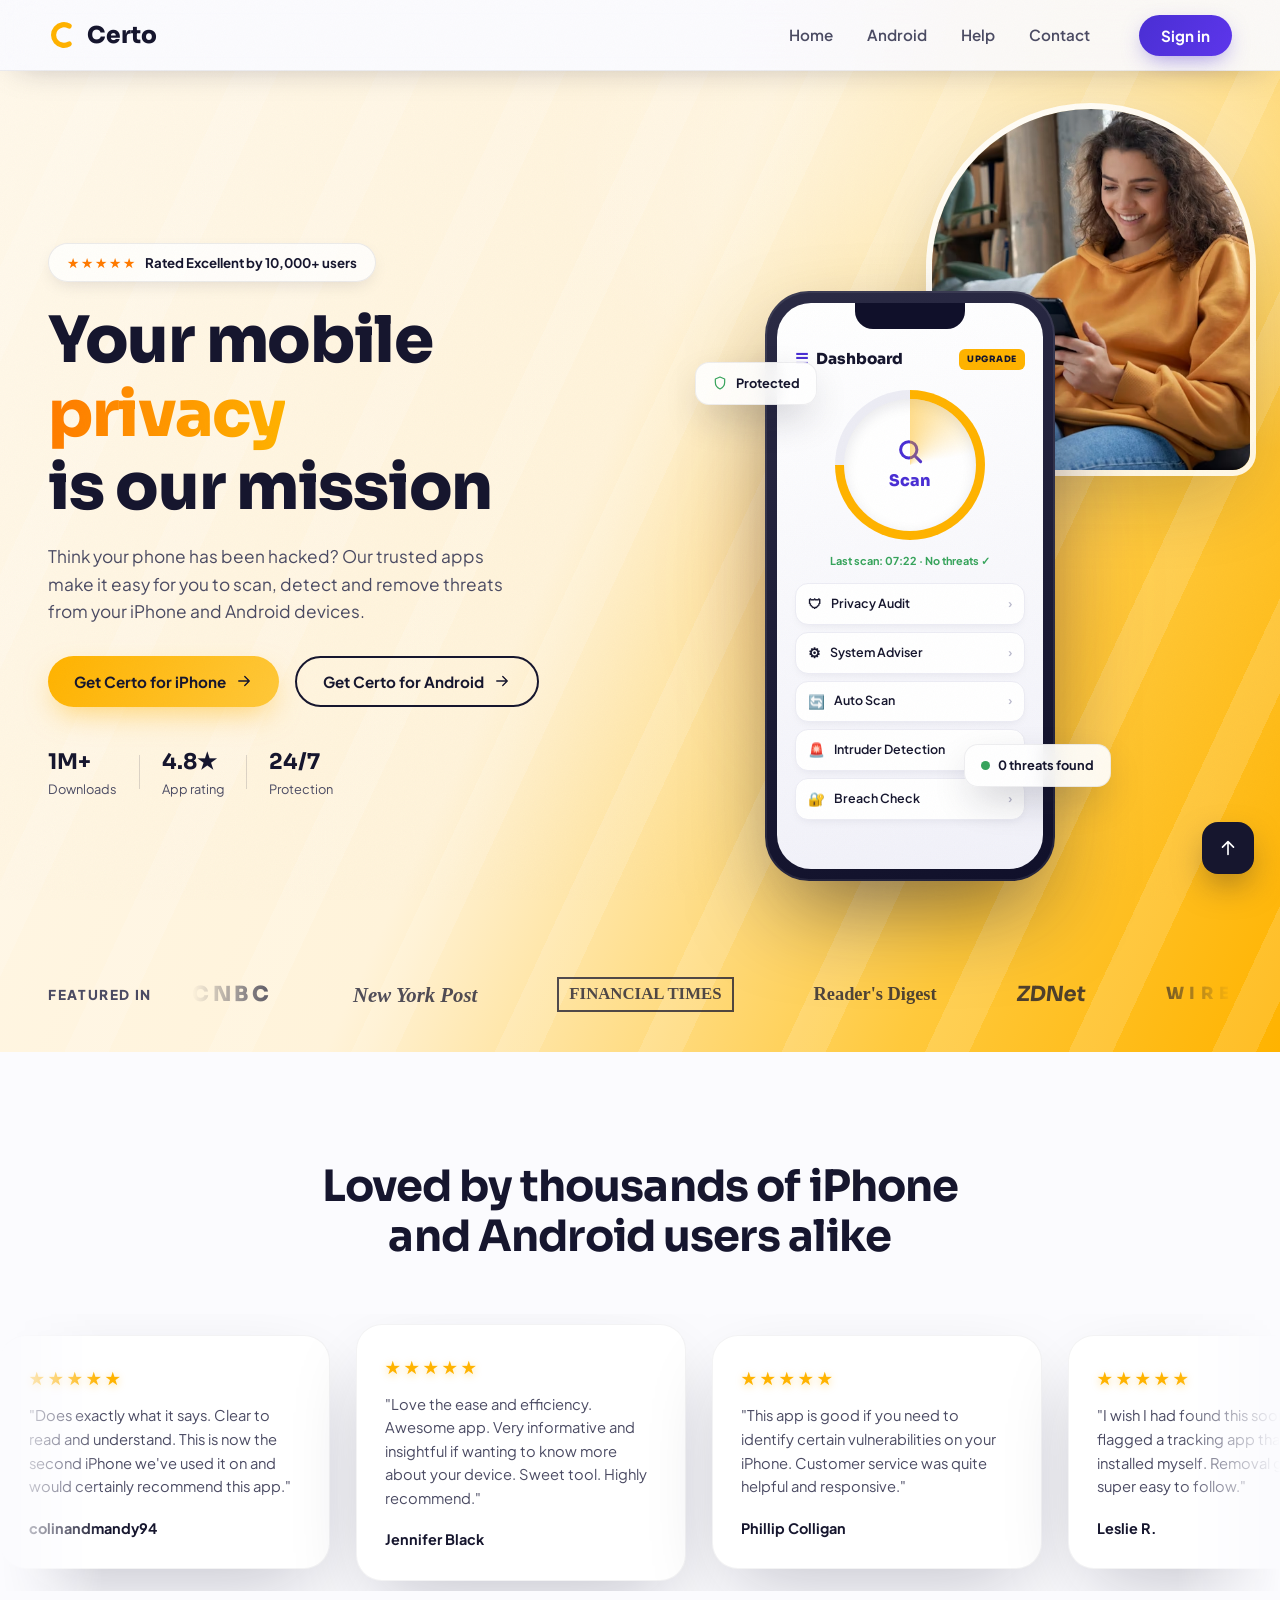
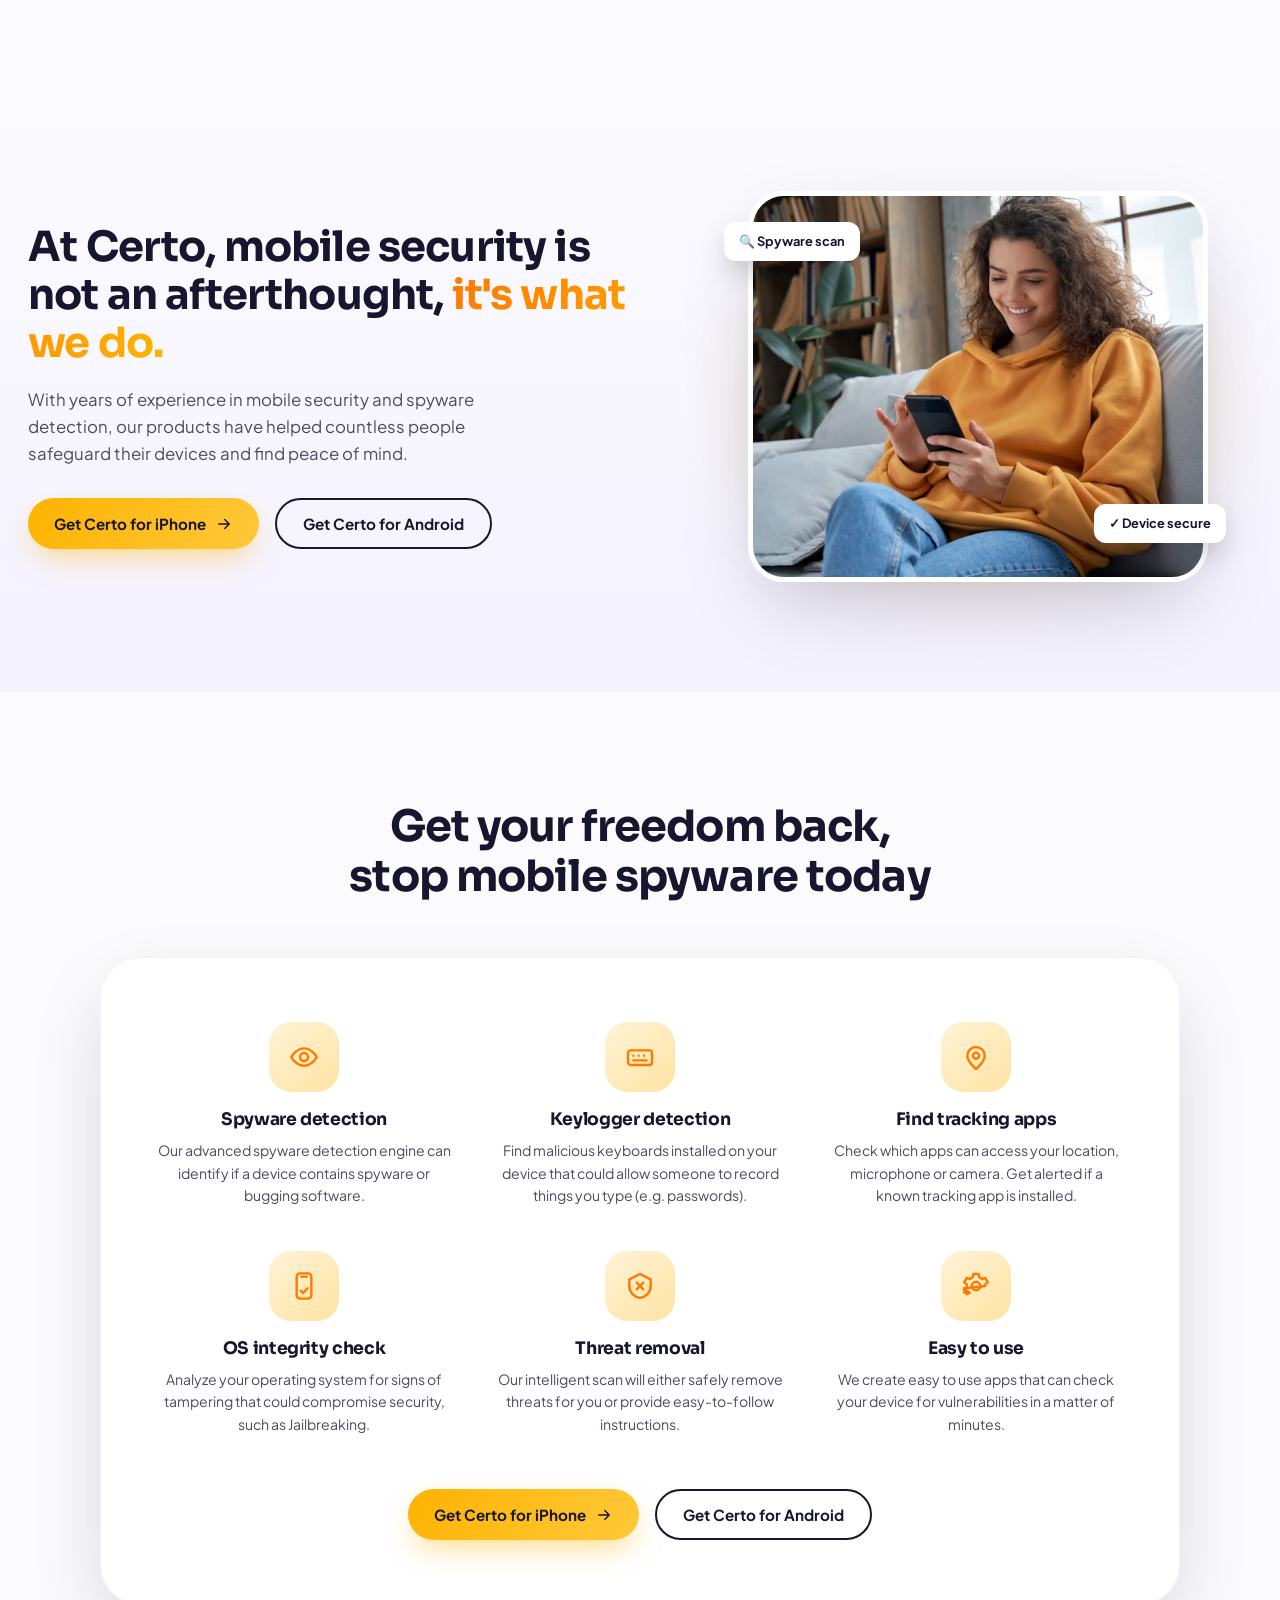
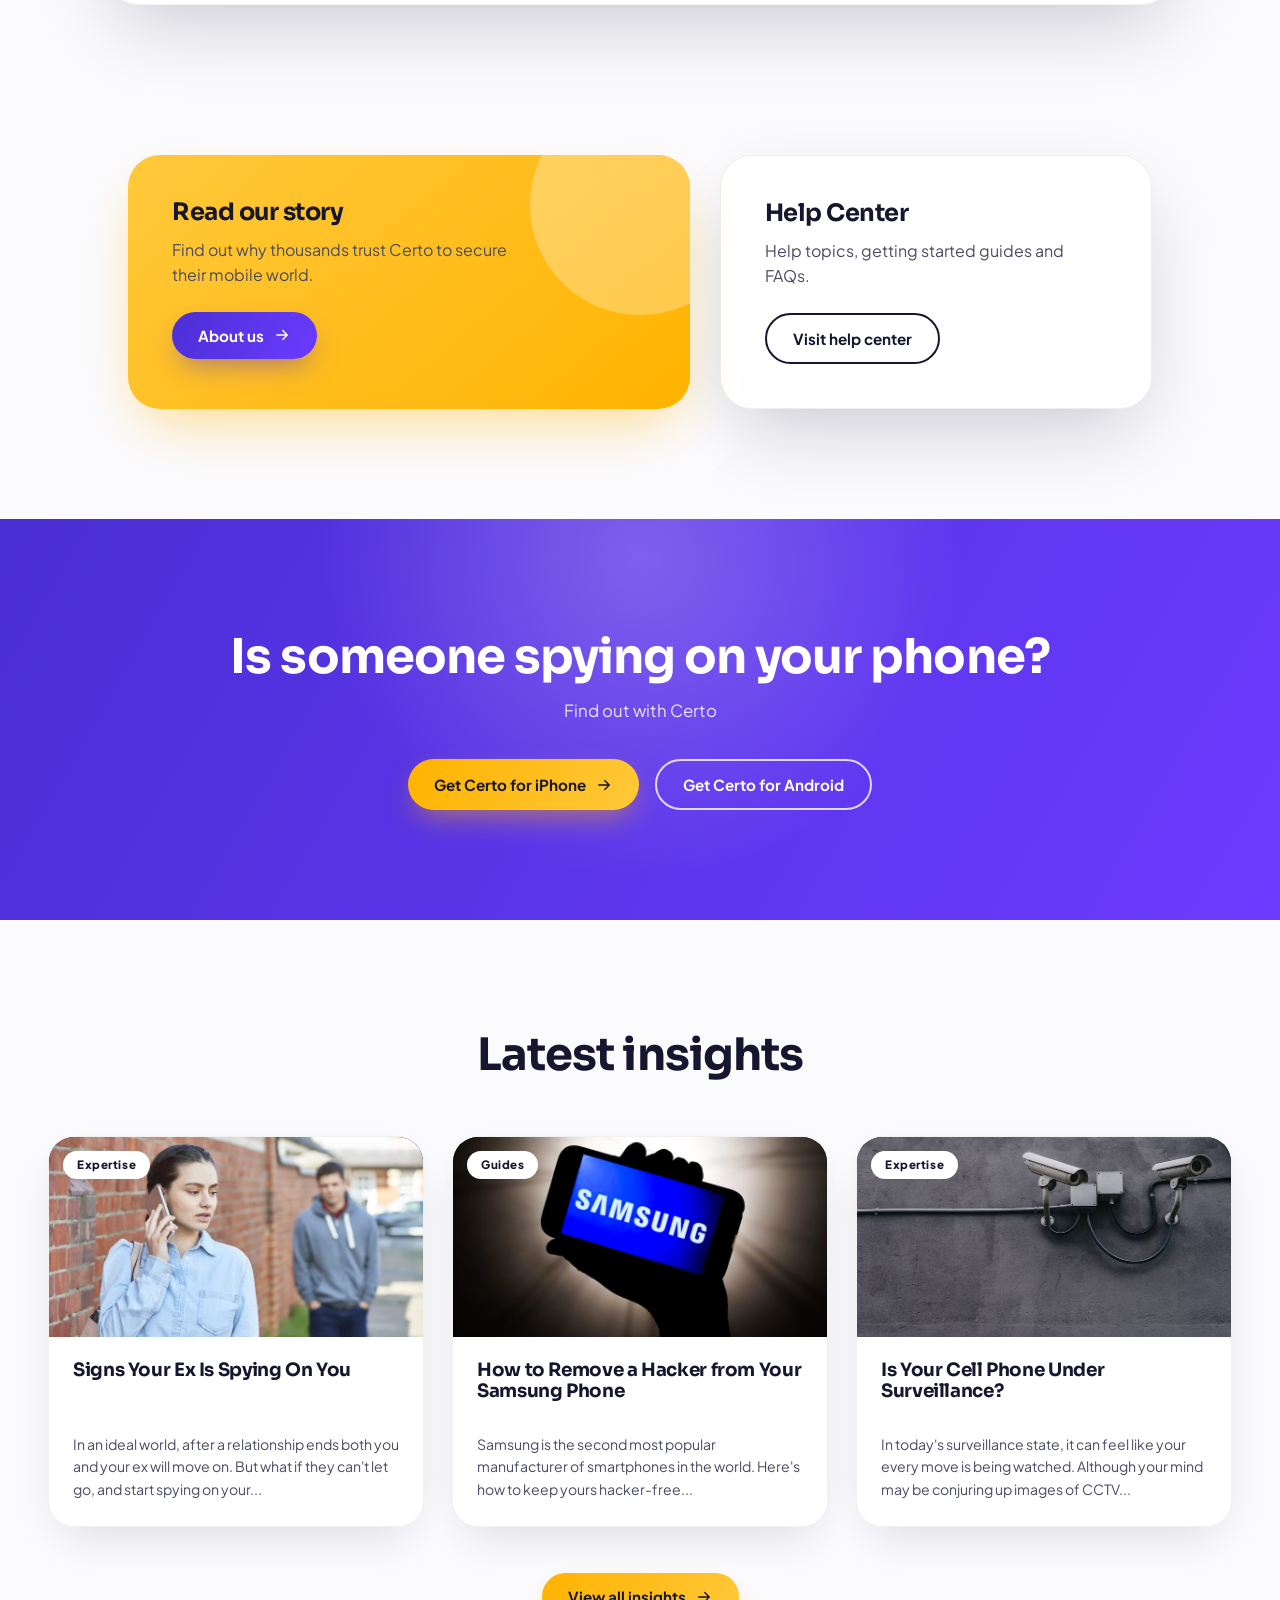
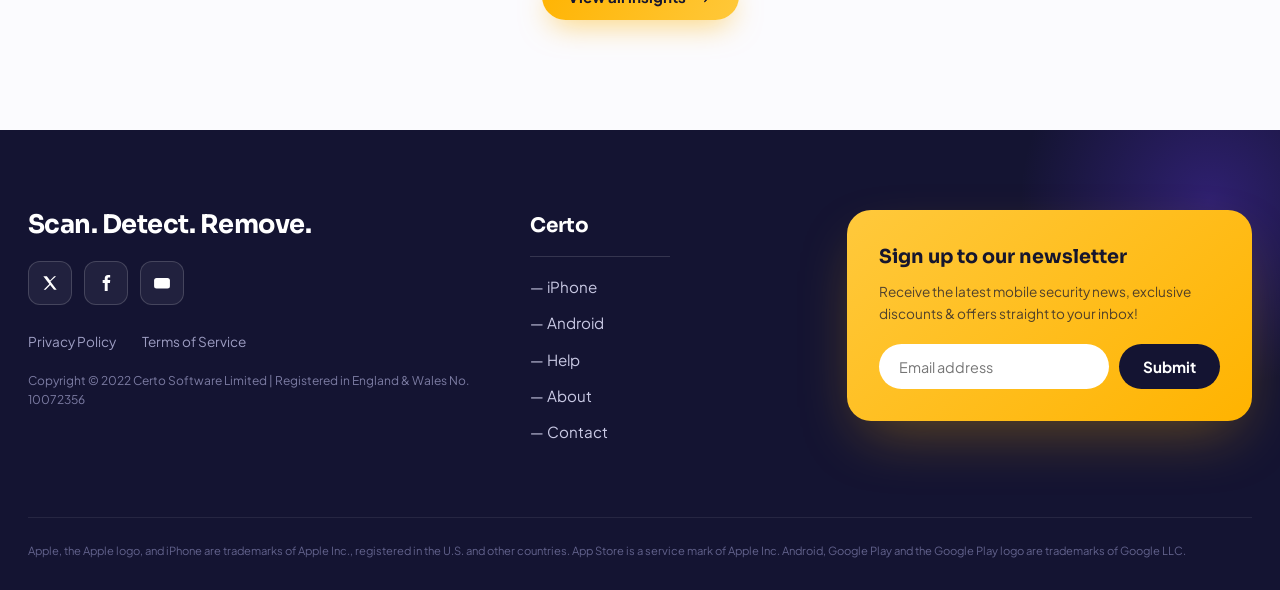
<file: index.html>
<!DOCTYPE html>
<html lang="en">
<head>
<meta charset="UTF-8">
<meta name="viewport" content="width=device-width, initial-scale=1.0">
<title>Certo — Your Mobile Privacy Is Our Mission</title>
<link rel="icon" href="icon.png" type="image/x-icon">
<link rel="preconnect" href="https://fonts.googleapis.com">
<link rel="preconnect" href="https://fonts.gstatic.com" crossorigin>
<link href="https://fonts.googleapis.com/css2?family=Plus+Jakarta+Sans:wght@400;500;600;700;800&family=Sora:wght@600;700;800&display=swap" rel="stylesheet">
<link rel="stylesheet" href="style.css">
</head>
<body>

<div class="preloader" aria-hidden="true">
  <div class="pre-inner">
    <div class="pre-logo">
      <svg viewBox="0 0 32 32" fill="none">
        <path d="M22.5 6.5A11 11 0 1 0 22.5 25.5" stroke="url(#plg)" stroke-width="5.5" stroke-linecap="round"/>
        <defs><linearGradient id="plg" x1="0" y1="0" x2="32" y2="32"><stop stop-color="#FFB300"/><stop offset="1" stop-color="#FF7A00"/></linearGradient></defs>
      </svg>
      <span>Certo</span>
    </div>
    <div class="pre-bar"><span></span></div>
    <p class="pre-text">Scan. Detect. Remove.</p>
  </div>
  <div class="pre-curtain c1"></div>
  <div class="pre-curtain c2"></div>
</div>

<div class="bg-orbs" aria-hidden="true">
  <span class="orb orb-1"></span>
  <span class="orb orb-2"></span>
  <span class="orb orb-3"></span>
</div>
<div class="grain" aria-hidden="true"></div>

<header class="navbar">
  <div class="nav-inner">
    <a href="index.html" class="logo">
      <svg class="logo-mark" viewBox="0 0 32 32" fill="none">
        <path d="M22.5 6.5A11 11 0 1 0 22.5 25.5" stroke="url(#lg1)" stroke-width="5.5" stroke-linecap="round"/>
        <defs><linearGradient id="lg1" x1="0" y1="0" x2="32" y2="32"><stop stop-color="#FFB300"/><stop offset="1" stop-color="#FF7A00"/></linearGradient></defs>
      </svg>
      <span>Certo</span>
    </a>

    <nav class="nav-links">
      <a href="#iphone">
        
        Home
      </a>
      <a href="#android">
        
        Android
      </a>
      <a href="#help">
        
        Help
      </a>
      <a href="contact.html">
        Contact
      </a>
    </nav>

    <button class="btn btn-signin" onclick="openAuth(this)">
      Sign in
    </button>
  </div>
</header>

<div class="auth-overlay" id="authOverlay">
  <div class="auth-card">
    <button class="auth-close" onclick="closeAuth(this)" aria-label="Close">✕</button>
    <div class="auth-head">
      <svg class="auth-logo" viewBox="0 0 32 32" fill="none">
        <path d="M22.5 6.5A11 11 0 1 0 22.5 25.5" stroke="url(#alg)" stroke-width="5.5" stroke-linecap="round"/>
        <defs><linearGradient id="alg" x1="0" y1="0" x2="32" y2="32"><stop stop-color="#FFB300"/><stop offset="1" stop-color="#FF7A00"/></linearGradient></defs>
      </svg>
      <h3 id="authTitle">Welcome back</h3>
      <p id="authSub">Sign in to protect your mobile world</p>
    </div>
    <div class="auth-tabs">
      <button class="auth-tab active" id="tabLogin" onclick="switchAuth(this,'login')">Sign in</button>
      <button class="auth-tab" id="tabRegister" onclick="switchAuth(this,'register')">Register</button>
      <span class="auth-tab-pill" id="authPill"></span>
    </div>
    <div class="auth-field reg-only" id="fieldName">
      <label>Full name</label>
      <input type="text" id="authName" placeholder="Abdulaziz Aliyev">
    </div>
    <div class="auth-field">
      <label>Email address</label>
      <input type="email" id="authEmail" placeholder="Aliyev@gmail.com">
    </div>
    <div class="auth-field">
      <label>Password</label>
      <input type="password" id="authPass" placeholder="••••••••">
    </div>
    <div class="auth-field reg-only" id="fieldPass2">
      <label>Confirm password</label>
      <input type="password" id="authPass2" placeholder="••••••••">
    </div>
    <button class="btn btn-primary auth-submit" id="authSubmit" onclick="submitAuth(this)">Sign in</button>
    <p class="auth-note">🔒 Your data is encrypted end-to-end</p>
  </div>
</div>

<section class="hero" id="iphone">
  <div class="hero-inner">
    <div class="hero-copy reveal-left">
      <div class="hero-badge">
        <span class="badge-stars">★★★★★</span> Rated Excellent by 10,000+ users
      </div>
      <h1>Your mobile <span class="hl">privacy</span><br>is our <span class="hl-alt">mission</span></h1>
      <p>Think your phone has been hacked? Our trusted apps make it easy for you to scan, detect and remove threats from your iPhone and Android devices.</p>
      <div class="hero-cta">
        <button class="btn btn-primary" onclick="handleGetApp(this,'iPhone')">
          Get Certo for iPhone
          <svg viewBox="0 0 24 24"><path d="M5 12h13M13 6l6 6-6 6"></path></svg>
        </button>
        <button class="btn btn-outline" onclick="handleGetApp(this,'Android')">
          Get Certo for Android
          <svg viewBox="0 0 24 24"><path d="M5 12h13M13 6l6 6-6 6"></path></svg>
        </button>
      </div>
      <div class="hero-stats">
        <div class="stat"><b>1M+</b><span>Downloads</span></div>
        <div class="stat-sep"></div>
        <div class="stat"><b>4.8★</b><span>App rating</span></div>
        <div class="stat-sep"></div>
        <div class="stat"><b>24/7</b><span>Protection</span></div>
      </div>
    </div>

    <div class="hero-visual reveal-right">
      <div class="hero-photo">
        <img src="jingalak.png" alt="Person securely using a smartphone">
        <div class="hero-photo-ring"></div>
      </div>
      <div class="phone-wrap">
        <div class="phone-glow"></div>
        <div class="phone">
          <div class="phone-notch"></div>
          <div class="phone-screen">
            <div class="ps-head">
              <span class="ps-menu">☰</span> Dashboard <span class="ps-badge">UPGRADE</span>
            </div>
            <div class="scan-ring">
              <div class="scan-ring-inner">
                <svg viewBox="0 0 24 24" class="scan-icon"><circle cx="11" cy="11" r="6.5"></circle><line x1="15.8" y1="15.8" x2="20.5" y2="20.5"></line></svg>
                <span>Scan</span>
              </div>
              <div class="scan-sweep"></div>
            </div>
            <div class="ps-last">Last scan: 07:22 · No threats ✓</div>
            <ul class="ps-list">
              <li><span class="ps-ic">🛡</span> Privacy Audit <em>›</em></li>
              <li><span class="ps-ic">⚙</span> System Adviser <em>›</em></li>
              <li><span class="ps-ic">🔄</span> Auto Scan <em>›</em></li>
              <li><span class="ps-ic">🚨</span> Intruder Detection <em>›</em></li>
              <li><span class="ps-ic">🔐</span> Breach Check <em>›</em></li>
            </ul>
          </div>
        </div>
        <div class="float-chip chip-1"><svg viewBox="0 0 24 24"><path d="M12 3l7 3v5c0 5-3.2 8.4-7 10-3.8-1.6-7-5-7-10V6z"></path></svg> Protected</div>
        <div class="float-chip chip-2"><span class="dot"></span> 0 threats found</div>
      </div>
    </div>
  </div>

  <div class="press">
    <span class="press-label">Featured in</span>
    <div class="marquee">
      <div class="marquee-track press-track">
        <span class="plogo cnbc">CNBC</span><span class="plogo nyp">New York Post</span><span class="plogo ft">FINANCIAL TIMES</span><span class="plogo rd">Reader's Digest</span><span class="plogo zd">ZDNet</span><span class="plogo wired">WIRED</span>
        <span class="plogo cnbc">CNBC</span><span class="plogo nyp">New York Post</span><span class="plogo ft">FINANCIAL TIMES</span><span class="plogo rd">Reader's Digest</span><span class="plogo zd">ZDNet</span><span class="plogo wired">WIRED</span>
      </div>
    </div>
  </div>
</section>

<section class="reviews" id="reviews">
  <h2 class="reveal">Loved by thousands of iPhone<br>and Android users alike</h2>
  <div class="marquee reviews-marquee">
    <div class="marquee-track reviews-track">
      <article class="review-card"><div class="stars">★★★★★</div><p>"Does exactly what it says. Clear to read and understand. This is now the second iPhone we've used it on and would certainly recommend this app."</p><b>colinandmandy94</b></article>
      <article class="review-card"><div class="stars">★★★★★</div><p>"Love the ease and efficiency. Awesome app. Very informative and insightful if wanting to know more about your device. Sweet tool. Highly recommend."</p><b>Jennifer Black</b></article>
      <article class="review-card"><div class="stars">★★★★★</div><p>"This app is good if you need to identify certain vulnerabilities on your iPhone. Customer service was quite helpful and responsive."</p><b>Phillip Colligan</b></article>
      <article class="review-card"><div class="stars">★★★★★</div><p>"I wish I had found this sooner. It flagged a tracking app that I never installed myself. Removal guide was super easy to follow."</p><b>Leslie R.</b></article>
      <article class="review-card"><div class="stars">★★★★★</div><p>"Checked my email against years of data breaches — found two I never knew about. The step-by-step fixes are brilliant."</p><b>Marcus T.</b></article>
      <article class="review-card"><div class="stars">★★★★★</div><p>"Does exactly what it says. Clear to read and understand. This is now the second iPhone we've used it on and would certainly recommend this app."</p><b>colinandmandy94</b></article>
      <article class="review-card"><div class="stars">★★★★★</div><p>"Love the ease and efficiency. Awesome app. Very informative and insightful if wanting to know more about your device. Sweet tool. Highly recommend."</p><b>Jennifer Black</b></article>
      <article class="review-card"><div class="stars">★★★★★</div><p>"This app is good if you need to identify certain vulnerabilities on your iPhone. Customer service was quite helpful and responsive."</p><b>Phillip Colligan</b></article>
      <article class="review-card"><div class="stars">★★★★★</div><p>"I wish I had found this sooner. It flagged a tracking app that I never installed myself. Removal guide was super easy to follow."</p><b>Leslie R.</b></article>
      <article class="review-card"><div class="stars">★★★★★</div><p>"Checked my email against years of data breaches — found two I never knew about. The step-by-step fixes are brilliant."</p><b>Marcus T.</b></article>
    </div>
  </div>
</section>

<section class="about" id="android">
  <div class="about-inner">
    <div class="about-copy reveal-left">
      <h2>At Certo, mobile security is not an afterthought, <span class="hl">it's what we do.</span></h2>
      <p>With years of experience in mobile security and spyware detection, our products have helped countless people safeguard their devices and find peace of mind.</p>
      <div class="hero-cta">
        <button class="btn btn-primary" onclick="handleGetApp(this,'iPhone')">Get Certo for iPhone <svg viewBox="0 0 24 24"><path d="M5 12h13M13 6l6 6-6 6"></path></svg></button>
        <button class="btn btn-outline" onclick="handleGetApp(this,'Android')">Get Certo for Android</button>
      </div>
    </div>
    <div class="about-visual reveal-right">
      <div class="about-photo">
        <img src="jingalak.png" alt="Person protected by Certo mobile security">
        <div class="art-tag tag-a">🔍 Spyware scan</div>
        <div class="art-tag tag-b">✓ Device secure</div>
        <div class="about-photo-glow"></div>
      </div>
    </div>
  </div>
</section>

<section class="features" id="help">
  <h2 class="reveal">Get your freedom back,<br>stop mobile spyware today</h2>
  <div class="features-card reveal">
    <div class="features-grid">
      <div class="feature">
        <div class="f-icon"><svg viewBox="0 0 24 24"><path d="M2.5 12S6 5.5 12 5.5 21.5 12 21.5 12 18 18.5 12 18.5 2.5 12 2.5 12z"></path><circle cx="12" cy="12" r="3"></circle></svg></div>
        <h3>Spyware detection</h3>
        <p>Our advanced spyware detection engine can identify if a device contains spyware or bugging software.</p>
      </div>
      <div class="feature">
        <div class="f-icon"><svg viewBox="0 0 24 24"><rect x="3" y="7" width="18" height="11" rx="2"></rect><path d="M7 11h.01M11 11h.01M15 11h.01M7 14.5h10"></path></svg></div>
        <h3>Keylogger detection</h3>
        <p>Find malicious keyboards installed on your device that could allow someone to record things you type (e.g. passwords).</p>
      </div>
      <div class="feature">
        <div class="f-icon"><svg viewBox="0 0 24 24"><path d="M12 21s-6.5-5.4-6.5-10a6.5 6.5 0 0 1 13 0c0 4.6-6.5 10-6.5 10z"></path><circle cx="12" cy="11" r="2.3"></circle></svg></div>
        <h3>Find tracking apps</h3>
        <p>Check which apps can access your location, microphone or camera. Get alerted if a known tracking app is installed.</p>
      </div>
      <div class="feature">
        <div class="f-icon"><svg viewBox="0 0 24 24"><rect x="6.5" y="2.5" width="11" height="19" rx="2.5"></rect><path d="M10 5h4"></path><path d="M9.5 15.5l1.8 1.8 3.4-3.6"></path></svg></div>
        <h3>OS integrity check</h3>
        <p>Analyze your operating system for signs of tampering that could compromise security, such as Jailbreaking.</p>
      </div>
      <div class="feature">
        <div class="f-icon"><svg viewBox="0 0 24 24"><path d="M12 3l8 4v5c0 5-3.6 8.3-8 9-4.4-.7-8-4-8-9V7z"></path><path d="M9.5 9.5l5 5M14.5 9.5l-5 5"></path></svg></div>
        <h3>Threat removal</h3>
        <p>Our intelligent scan will either safely remove threats for you or provide easy-to-follow instructions.</p>
      </div>
      <div class="feature">
        <div class="f-icon"><svg viewBox="0 0 24 24"><circle cx="12" cy="12" r="3.2"></circle><path d="M19 12a7 7 0 0 0-.1-1.2l2-1.5-2-3.4-2.3 1a7 7 0 0 0-2.1-1.3L14 3h-4l-.5 2.6a7 7 0 0 0-2.1 1.3l-2.3-1-2 3.4 2 1.5A7 7 0 0 0 5 12c0 .4 0 .8.1 1.2l-2 1.5 2 3.4 2.3-1a7 7 0 0 0-2.1-1.3l-2.3 1 2-3.4-2 1.5c.1-.4.1-.8.1-1.2z"></path></svg></div>
        <h3>Easy to use</h3>
        <p>We create easy to use apps that can check your device for vulnerabilities in a matter of minutes.</p>
      </div>
    </div>
    <div class="features-cta">
      <button class="btn btn-primary" onclick="handleGetApp(this,'iPhone')">Get Certo for iPhone <svg viewBox="0 0 24 24"><path d="M5 12h13M13 6l6 6-6 6"></path></svg></button>
      <button class="btn btn-outline" onclick="handleGetApp(this,'Android')">Get Certo for Android</button>
    </div>
  </div>
</section>

<section class="duo" id="company">
  <div class="duo-card duo-story reveal-left">
    <h3>Read our story</h3>
    <p>Find out why thousands trust Certo to secure their mobile world.</p>
    <button class="btn btn-purple" onclick="handleAbout(this)">About us <svg viewBox="0 0 24 24"><path d="M5 12h13M13 6l6 6-6 6"></path></svg></button>
  </div>
  <div class="duo-card duo-help reveal-right">
    <h3>Help Center</h3>
    <p>Help topics, getting started guides and FAQs.</p>
    <button class="btn btn-outline" onclick="handleHelp(this)">Visit help center</button>
  </div>
</section>

<section class="cta-banner">
  <div class="cta-glow" aria-hidden="true"></div>
  <h2 class="reveal">Is someone spying on your phone?</h2>
  <p class="reveal">Find out with Certo</p>
  <div class="hero-cta reveal">
    <button class="btn btn-primary" onclick="handleGetApp(this,'iPhone')">Get Certo for iPhone <svg viewBox="0 0 24 24"><path d="M5 12h13M13 6l6 6-6 6"></path></svg></button>
    <button class="btn btn-ghost" onclick="handleGetApp(this,'Android')">Get Certo for Android</button>
  </div>
</section>

<section class="insights">
  <h2 class="reveal">Latest insights</h2>
  <div class="insights-grid">
    <article class="insight reveal">
      <div class="insight-img"><img src="oq.png" alt="Signs your ex is spying on you"><span class="pill">Expertise</span></div>
      <h3>Signs Your Ex Is Spying On You</h3>
      <p>In an ideal world, after a relationship ends both you and your ex will move on. But what if they can't let go, and start spying on your...</p>
    </article>
    <article class="insight reveal">
      <div class="insight-img"><img src="samsung.png" alt="Remove a hacker from your Samsung phone"><span class="pill">Guides</span></div>
      <h3>How to Remove a Hacker from Your Samsung Phone</h3>
      <p>Samsung is the second most popular manufacturer of smartphones in the world. Here's how to keep yours hacker-free...</p>
    </article>
    <article class="insight reveal">
      <div class="insight-img"><img src="kamera.png" alt="Is your cell phone under surveillance"><span class="pill">Expertise</span></div>
      <h3>Is Your Cell Phone Under Surveillance?</h3>
      <p>In today's surveillance state, it can feel like your every move is being watched. Although your mind may be conjuring up images of CCTV...</p>
    </article>
  </div>
  <button class="btn btn-primary reveal" onclick="handleInsights(this)">View all insights <svg viewBox="0 0 24 24"><path d="M5 12h13M13 6l6 6-6 6"></path></svg></button>
</section>

<footer class="footer">
  <div class="footer-inner">
    <div class="f-col f-brand">
      <h3>Scan. Detect. Remove.</h3>
      <div class="socials">
        <button class="soc" onclick="handleSocial(this,'Twitter')" aria-label="Twitter"><svg viewBox="0 0 24 24"><path d="M4 4l7.2 9.3L4.4 20h2.3l5.5-5.5L16.8 20H20l-7.5-9.7L19.3 4h-2.3l-4.9 5L8.2 4z"></path></svg></button>
        <button class="soc" onclick="handleSocial(this,'Facebook')" aria-label="Facebook"><svg viewBox="0 0 24 24"><path d="M14 8.5V6.8c0-.8.5-1.3 1.4-1.3H17V2.5h-2.6C11.8 2.5 10.5 4.3 10.5 6.5v2H8V12h2.5v9.5H14V12h2.7l.4-3.5z"></path></svg></button>
        <button class="soc" onclick="handleSocial(this,'YouTube')" aria-label="YouTube"><svg viewBox="0 0 24 24"><rect x="2.5" y="6" width="19" height="12.5" rx="3"></rect><path d="M10.2 9.6l5 2.65-5 2.65z" fill="currentColor" stroke="none"></path></svg></button>
      </div>
      <div class="f-legal">
        <a href="#" onclick="return false;">Privacy Policy</a>
        <a href="#" onclick="return false;">Terms of Service</a>
      </div>
      <p class="copyright">Copyright © 2022 Certo Software Limited | Registered in England & Wales No. 10072356</p>
    </div>
    <div class="f-col f-nav">
      <h4>Certo</h4>
      <a href="#iphone">— iPhone</a>
      <a href="#android">— Android</a>
      <a href="#help">— Help</a>
      <a href="#company">— About</a>
      <a href="contact.html">— Contact</a>
    </div>
    <div class="f-col f-news">
      <div class="news-card">
        <h4>Sign up to our newsletter</h4>
        <p>Receive the latest mobile security news, exclusive discounts & offers straight to your inbox!</p>
        <div class="news-form">
          <input type="email" id="newsEmail" placeholder="Email address">
          <button class="btn btn-news" onclick="handleSubscribe(this)">Submit</button>
        </div>
      </div>
    </div>
  </div>
  <p class="trademarks">Apple, the Apple logo, and iPhone are trademarks of Apple Inc., registered in the U.S. and other countries. App Store is a service mark of Apple Inc. Android, Google Play and the Google Play logo are trademarks of Google LLC.</p>
</footer>

<button class="to-top" onclick="handleToTop(this)" aria-label="Back to top">
  <svg viewBox="0 0 24 24"><path d="M12 19V5M6 11l6-6 6 6"></path></svg>
</button>

<!-- toast -->
<div class="toast" id="toast"></div>

<script src="script.js"></script>
</body>
</html>
</file>
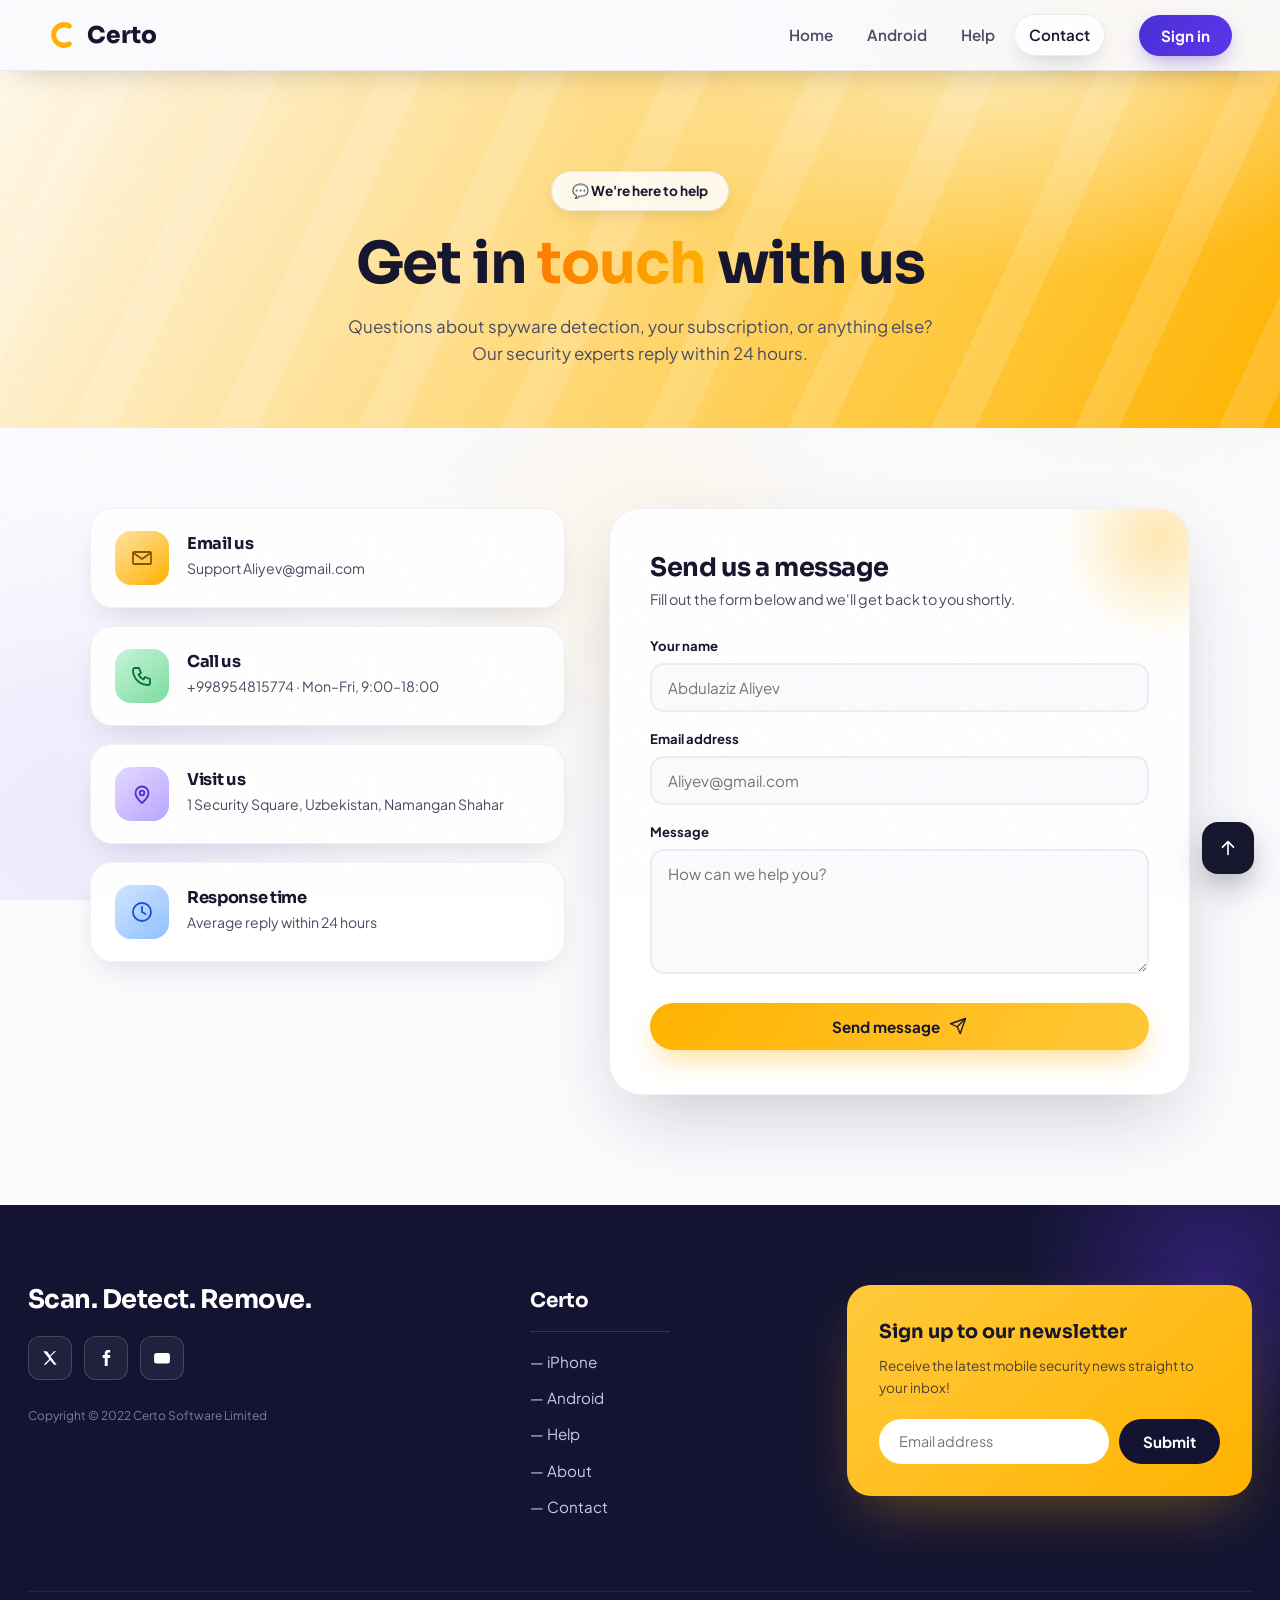
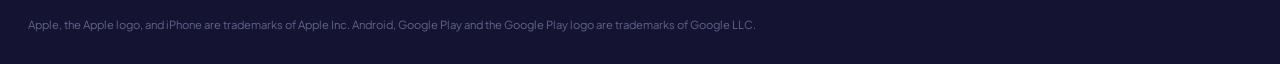
<file: contact.html>
<!DOCTYPE html>
<html lang="en">
<head>
<meta charset="UTF-8">
<meta name="viewport" content="width=device-width, initial-scale=1.0">
<title>Contact Us — Certo</title>
<link rel="icon" href="icon.png" type="image/x-icon">
<link rel="preconnect" href="https://fonts.googleapis.com">
<link rel="preconnect" href="https://fonts.gstatic.com" crossorigin>
<link href="https://fonts.googleapis.com/css2?family=Plus+Jakarta+Sans:wght@400;500;600;700;800&family=Sora:wght@600;700;800&display=swap" rel="stylesheet">
<link rel="stylesheet" href="style.css">
<link rel="stylesheet" href="contact.css">
</head>
<body>

<div class="preloader" aria-hidden="true">
  <div class="pre-inner">
    <div class="pre-logo">
      <svg viewBox="0 0 32 32" fill="none">
        <path d="M22.5 6.5A11 11 0 1 0 22.5 25.5" stroke="url(#plg2)" stroke-width="5.5" stroke-linecap="round"/>
        <defs><linearGradient id="plg2" x1="0" y1="0" x2="32" y2="32"><stop stop-color="#FFB300"/><stop offset="1" stop-color="#FF7A00"/></linearGradient></defs>
      </svg>
      <span>Certo</span>
    </div>
    <div class="pre-bar"><span></span></div>
    <p class="pre-text">Scan. Detect. Remove.</p>
  </div>
  <div class="pre-curtain c1"></div>
  <div class="pre-curtain c2"></div>
</div>

<div class="bg-orbs" aria-hidden="true">
  <span class="orb orb-1"></span>
  <span class="orb orb-2"></span>
  <span class="orb orb-3"></span>
</div>
<div class="grain" aria-hidden="true"></div>

<header class="navbar">
  <div class="nav-inner">
    <a href="index.html" class="logo">
      <svg class="logo-mark" viewBox="0 0 32 32" fill="none">
        <path d="M22.5 6.5A11 11 0 1 0 22.5 25.5" stroke="url(#lg2)" stroke-width="5.5" stroke-linecap="round"/>
        <defs><linearGradient id="lg2" x1="0" y1="0" x2="32" y2="32"><stop stop-color="#FFB300"/><stop offset="1" stop-color="#FF7A00"/></linearGradient></defs>
      </svg>
      <span>Certo</span>
    </a>
    <nav class="nav-links">
      <a href="index.html#home">
        
        Home
      </a>
      <a href="index.html#android">
        
        Android
      </a>
      <a href="index.html#help">
        
        Help
      </a>
      <a href="contact.html" class="active">
        
        Contact
      </a>
    </nav>
    <button class="btn btn-signin" onclick="openAuth(this)">
      
      Sign in
    </button>
  </div>
</header>

<div class="auth-overlay" id="authOverlay">
  <div class="auth-card">
    <button class="auth-close" onclick="closeAuth(this)" aria-label="Close">✕</button>
    <div class="auth-head">
      <svg class="auth-logo" viewBox="0 0 32 32" fill="none">
        <path d="M22.5 6.5A11 11 0 1 0 22.5 25.5" stroke="url(#alg2)" stroke-width="5.5" stroke-linecap="round"/>
        <defs><linearGradient id="alg2" x1="0" y1="0" x2="32" y2="32"><stop stop-color="#FFB300"/><stop offset="1" stop-color="#FF7A00"/></linearGradient></defs>
      </svg>
      <h3 id="authTitle">Welcome back</h3>
      <p id="authSub">Sign in to protect your mobile world</p>
    </div>
    <div class="auth-tabs">
      <button class="auth-tab active" id="tabLogin" onclick="switchAuth(this,'login')">Sign in</button>
      <button class="auth-tab" id="tabRegister" onclick="switchAuth(this,'register')">Register</button>
      <span class="auth-tab-pill" id="authPill"></span>
    </div>
    <div class="auth-field reg-only" id="fieldName">
      <label>Full name</label>
      <input type="text" id="authName" placeholder="Abdulaziz Aliyev">
    </div>
    <div class="auth-field">
      <label>Email address</label>
      <input type="email" id="authEmail" placeholder="Aliyev@gmail.com">
    </div>
    <div class="auth-field">
      <label>Password</label>
      <input type="password" id="authPass" placeholder="••••••••">
    </div>
    <div class="auth-field reg-only" id="fieldPass2">
      <label>Confirm password</label>
      <input type="password" id="authPass2" placeholder="••••••••">
    </div>
    <button class="btn btn-primary auth-submit" id="authSubmit" onclick="submitAuth(this)">Sign in</button>
    <p class="auth-note">🔒 Your data is encrypted end-to-end</p>
  </div>
</div>

<section class="contact-hero">
  <span class="c-badge reveal">💬 We're here to help</span>
  <h1 class="reveal">Get in <span class="hl">touch</span> with us</h1>
  <p class="reveal">Questions about spyware detection, your subscription, or anything else?<br>Our security experts reply within 24 hours.</p>
</section>

<section class="contact-body">
  <div class="contact-wrap">

    <div class="c-info reveal-left">
      <div class="c-card">
        <div class="c-ic ic-yellow"><svg viewBox="0 0 24 24"><path d="M4 6h16a1 1 0 0 1 1 1v10a1 1 0 0 1-1 1H4a1 1 0 0 1-1-1V7a1 1 0 0 1 1-1z"></path><path d="M3.5 7l8.5 6 8.5-6"></path></svg></div>
        <div><h3>Email us</h3><p>Support Aliyev@gmail.com</p></div>
      </div>
      <div class="c-card">
        <div class="c-ic ic-green"><svg viewBox="0 0 24 24"><path d="M5 4h4l2 5-2.5 1.5a11 11 0 0 0 5 5L15 13l5 2v4a2 2 0 0 1-2 2A15 15 0 0 1 3 6a2 2 0 0 1 2-2z"></path></svg></div>
        <div><h3>Call us</h3><p>+998954815774 · Mon–Fri, 9:00–18:00</p></div>
      </div>
      <div class="c-card">
        <div class="c-ic ic-purple"><svg viewBox="0 0 24 24"><path d="M12 21s-6.5-5.4-6.5-10a6.5 6.5 0 0 1 13 0c0 4.6-6.5 10-6.5 10z"></path><circle cx="12" cy="11" r="2.3"></circle></svg></div>
        <div><h3>Visit us</h3><p>1 Security Square, Uzbekistan, Namangan Shahar</p></div>
      </div>
      <div class="c-card">
        <div class="c-ic ic-blue"><svg viewBox="0 0 24 24"><circle cx="12" cy="12" r="9"></circle><path d="M12 7v5l3.5 2"></path></svg></div>
        <div><h3>Response time</h3><p>Average reply within 24 hours</p></div>
      </div>
    </div>

    <div class="c-form-card reveal-right">
      <h2>Send us a message</h2>
      <p class="c-form-sub">Fill out the form below and we'll get back to you shortly.</p>
      <div class="auth-field">
        <label>Your name</label>
        <input type="text" id="cName" placeholder="Abdulaziz Aliyev">
      </div>
      <div class="auth-field">
        <label>Email address</label>
        <input type="email" id="cEmail" placeholder="Aliyev@gmail.com">
      </div>
      <div class="auth-field">
        <label>Message</label>
        <textarea id="cMsg" rows="5" placeholder="How can we help you?"></textarea>
      </div>
      <button class="btn btn-primary c-send" onclick="handleContactSend(this)">
        Send message
        <svg viewBox="0 0 24 24"><path d="M22 2L11 13"></path><path d="M22 2l-7 20-4-9-9-4z"></path></svg>
      </button>
    </div>

  </div>
</section>

<footer class="footer">
  <div class="footer-inner">
    <div class="f-col f-brand">
      <h3>Scan. Detect. Remove.</h3>
      <div class="socials">
        <button class="soc" onclick="handleSocial(this,'Twitter')" aria-label="Twitter"><svg viewBox="0 0 24 24"><path d="M4 4l7.2 9.3L4.4 20h2.3l5.5-5.5L16.8 20H20l-7.5-9.7L19.3 4h-2.3l-4.9 5L8.2 4z"></path></svg></button>
        <button class="soc" onclick="handleSocial(this,'Facebook')" aria-label="Facebook"><svg viewBox="0 0 24 24"><path d="M14 8.5V6.8c0-.8.5-1.3 1.4-1.3H17V2.5h-2.6C11.8 2.5 10.5 4.3 10.5 6.5v2H8V12h2.5v9.5H14V12h2.7l.4-3.5z"></path></svg></button>
        <button class="soc" onclick="handleSocial(this,'YouTube')" aria-label="YouTube"><svg viewBox="0 0 24 24"><rect x="2.5" y="6" width="19" height="12.5" rx="3"></rect><path d="M10.2 9.6l5 2.65-5 2.65z" fill="currentColor" stroke="none"></path></svg></button>
      </div>
      <p class="copyright">Copyright © 2022 Certo Software Limited</p>
    </div>
    <div class="f-col f-nav">
      <h4>Certo</h4>
      <a href="index.html#iphone">— iPhone</a>
      <a href="index.html#android">— Android</a>
      <a href="index.html#help">— Help</a>
      <a href="index.html#company">— About</a>
      <a href="contact.html">— Contact</a>
    </div>
    <div class="f-col f-news">
      <div class="news-card">
        <h4>Sign up to our newsletter</h4>
        <p>Receive the latest mobile security news straight to your inbox!</p>
        <div class="news-form">
          <input type="email" id="newsEmail" placeholder="Email address">
          <button class="btn btn-news" onclick="handleSubscribe(this)">Submit</button>
        </div>
      </div>
    </div>
  </div>
  <p class="trademarks">Apple, the Apple logo, and iPhone are trademarks of Apple Inc. Android, Google Play and the Google Play logo are trademarks of Google LLC.</p>
</footer>

<button class="to-top" onclick="handleToTop(this)" aria-label="Back to top">
  <svg viewBox="0 0 24 24"><path d="M12 19V5M6 11l6-6 6 6"></path></svg>
</button>

<div class="toast" id="toast"></div>

<script src="script.js"></script>
</body>
</html>
</file>
<file: style.css>
:root {
  --yellow: #ffb300;
  --yellow-2: #ffc93c;
  --orange: #ff7a00;
  --purple: #4a2fd4;
  --purple-2: #6c3bff;
  --ink: #16162e;
  --ink-soft: #4b4b63;
  --paper: #fbfbfe;
  --navy: #141432;
  --radius: 26px;
  --shadow-lg: 0 30px 80px -20px rgba(22, 22, 46, 0.25);
  --font-body: "Plus Jakarta Sans", sans-serif;
  --font-display: "Sora", sans-serif;
}

* {
  margin: 0;
  padding: 0;
  box-sizing: border-box;
}
html {
  scroll-behavior: smooth;
}
body {
  font-family: var(--font-body);
  color: var(--ink);
  background: var(--paper);
  overflow-x: hidden;
  line-height: 1.6;
}
::selection {
  background: var(--yellow);
  color: var(--ink);
}
svg {
  width: 1.15em;
  height: 1.15em;
  fill: none;
  stroke: currentColor;
  stroke-width: 1.8;
  stroke-linecap: round;
  stroke-linejoin: round;
  flex: none;
}
h1,
h2,
h3 {
  font-family: var(--font-display);
  line-height: 1.15;
  letter-spacing: -0.02em;
}

/* ── ambient background ── */
.bg-orbs {
  position: fixed;
  inset: 0;
  z-index: -2;
  overflow: hidden;
  pointer-events: none;
}
.orb {
  position: absolute;
  border-radius: 50%;
  filter: blur(90px);
  opacity: 0.5;
}
.orb-1 {
  width: 520px;
  height: 520px;
  background: #ffe3a3;
  top: -160px;
  right: -120px;
  animation: drift1 22s ease-in-out infinite alternate;
}
.orb-2 {
  width: 420px;
  height: 420px;
  background: #e4dbff;
  bottom: -140px;
  left: -140px;
  animation: drift2 26s ease-in-out infinite alternate;
}
.orb-3 {
  width: 300px;
  height: 300px;
  background: #fff3d6;
  top: 45%;
  left: 38%;
  animation: drift1 30s ease-in-out infinite alternate-reverse;
}
@keyframes drift1 {
  from {
    transform: translate(0, 0) scale(1);
  }
  to {
    transform: translate(-90px, 70px) scale(1.15);
  }
}
@keyframes drift2 {
  from {
    transform: translate(0, 0) scale(1);
  }
  to {
    transform: translate(80px, -60px) scale(1.1);
  }
}

.grain {
  position: fixed;
  inset: 0;
  z-index: 1000;
  pointer-events: none;
  opacity: 0.05;
  mix-blend-mode: multiply;
  background-image: url("data:image/svg+xml,%3Csvg xmlns='http://www.w3.org/2000/svg' width='120' height='120'%3E%3Cfilter id='n'%3E%3CfeTurbulence type='fractalNoise' baseFrequency='.9' numOctaves='2'/%3E%3C/filter%3E%3Crect width='120' height='120' filter='url(%23n)' opacity='.6'/%3E%3C/svg%3E");
  animation: grainShift 1.2s steps(4) infinite;
}
@keyframes grainShift {
  0% {
    transform: translate(0, 0);
  }
  25% {
    transform: translate(-2%, 1%);
  }
  50% {
    transform: translate(1%, -2%);
  }
  75% {
    transform: translate(-1%, 2%);
  }
  100% {
    transform: translate(2%, -1%);
  }
}

@keyframes fadeUp {
  from {
    opacity: 0;
    transform: translateY(60px) scale(0.97);
  }
  to {
    opacity: 1;
    transform: none;
  }
}
@keyframes slideL {
  from {
    opacity: 0;
    transform: translateX(-90px) rotate(-1.5deg);
  }
  to {
    opacity: 1;
    transform: none;
  }
}
@keyframes slideR {
  from {
    opacity: 0;
    transform: translateX(90px) rotate(1.5deg);
  }
  to {
    opacity: 1;
    transform: none;
  }
}
@keyframes popIn {
  from {
    opacity: 0;
    transform: scale(0.85);
  }
  to {
    opacity: 1;
    transform: scale(1);
  }
}

.reveal,
.reveal-left,
.reveal-right {
  animation-duration: 1s;
  animation-fill-mode: both;
}
.reveal {
  animation-name: fadeUp;
  animation-timeline: view();
  animation-range: entry 5% entry 45%;
}
.reveal-left {
  animation-name: slideL;
  animation-timeline: view();
  animation-range: entry 5% entry 45%;
}
.reveal-right {
  animation-name: slideR;
  animation-timeline: view();
  animation-range: entry 5% entry 45%;
}

@supports not (animation-timeline: view()) {
  .reveal,
  .reveal-left,
  .reveal-right {
    animation: fadeUp 0.9s ease both;
  }
}

.navbar {
  position: sticky;
  top: 0;
  z-index: 900;
  backdrop-filter: blur(18px);
  -webkit-backdrop-filter: blur(18px);
  background: rgba(251, 251, 254, 0.72);
  border-bottom: 1px solid rgba(22, 22, 46, 0.07);
  animation: navDrop 0.8s cubic-bezier(0.2, 0.9, 0.3, 1.2) both;
}
@keyframes navDrop {
  from {
    transform: translateY(-100%);
    opacity: 0;
  }
  to {
    transform: none;
    opacity: 1;
  }
}
.nav-inner {
  max-width: 1240px;
  margin: auto;
  display: flex;
  align-items: center;
  gap: 34px;
  padding: 14px 28px;
}
.logo {
  display: flex;
  align-items: center;
  gap: 9px;
  text-decoration: none;
  color: var(--ink);
  font-family: var(--font-display);
  font-weight: 800;
  font-size: 1.45rem;
}
.logo-mark {
  width: 30px;
  height: 30px;
  animation: logoSpin 6s ease-in-out infinite;
}
@keyframes logoSpin {
  0%,
  100% {
    transform: rotate(0);
  }
  50% {
    transform: rotate(-14deg);
  }
}
.nav-links {
  display: flex;
  gap: 6px;
  margin-left: auto;
}
.nav-links a {
  display: flex;
  align-items: center;
  gap: 7px;
  text-decoration: none;
  color: var(--ink-soft);
  font-weight: 600;
  font-size: 0.95rem;
  padding: 9px 15px;
  border-radius: 999px;
  position: relative;
  transition: 0.3s;
}
.nav-links a svg {
  width: 17px;
  height: 17px;
  transition: transform 0.35s;
}
.nav-links a:hover {
  color: var(--ink);
  background: rgba(255, 179, 0, 0.16);
  transform: translateY(-2px);
}
.nav-links a:hover svg {
  transform: scale(1.25) rotate(-8deg);
  color: var(--orange);
}

.btn {
  position: relative;
  overflow: hidden;
  cursor: pointer;
  border: none;
  display: inline-flex;
  align-items: center;
  gap: 9px;
  font-family: var(--font-body);
  font-weight: 700;
  font-size: 0.95rem;
  padding: 14px 26px;
  border-radius: 999px;
  transition: transform 0.3s cubic-bezier(0.2, 0.9, 0.3, 1.4), box-shadow 0.3s;
}
.btn:hover {
  transform: translateY(-3px) scale(1.03);
}
.btn:active {
  transform: translateY(0) scale(0.97);
}
.btn svg {
  width: 18px;
  height: 18px;
  transition: transform 0.3s;
}
.btn:hover svg {
  transform: translateX(4px);
}

.btn-primary {
  background: linear-gradient(
    120deg,
    var(--yellow),
    var(--yellow-2) 55%,
    var(--yellow)
  );
  background-size: 200% 100%;
  color: var(--ink);
  box-shadow: 0 12px 30px -8px rgba(255, 179, 0, 0.55);
  animation: btnShimmer 4s linear infinite;
}
@keyframes btnShimmer {
  to {
    background-position: 200% 0;
  }
}
.btn-primary:hover {
  box-shadow: 0 18px 40px -8px rgba(255, 179, 0, 0.7);
}
.btn-primary::after {
  content: "";
  position: absolute;
  top: 0;
  left: -80%;
  width: 50%;
  height: 100%;
  background: linear-gradient(
    105deg,
    transparent,
    rgba(255, 255, 255, 0.65),
    transparent
  );
  transform: skewX(-20deg);
  animation: shine 3.5s ease-in-out infinite;
}
@keyframes shine {
  0%,
  60% {
    left: -80%;
  }
  100% {
    left: 160%;
  }
}

.btn-outline {
  background: transparent;
  color: var(--ink);
  border: 2px solid var(--ink);
}
.btn-outline:hover {
  background: var(--ink);
  color: #fff;
}
.btn-ghost {
  background: transparent;
  color: #fff;
  border: 2px solid rgba(255, 255, 255, 0.8);
}
.btn-ghost:hover {
  background: #fff;
  color: var(--purple);
}
.btn-purple {
  background: linear-gradient(120deg, var(--purple), var(--purple-2));
  color: #fff;
  box-shadow: 0 12px 28px -8px rgba(74, 47, 212, 0.5);
}
.btn-signin {
  background: var(--purple);
  color: #fff;
  padding: 11px 22px;
  box-shadow: 0 8px 22px -6px rgba(74, 47, 212, 0.5);
}
.btn-news {
  background: var(--navy);
  color: #fff;
  padding: 13px 24px;
}

.ripple {
  position: absolute;
  border-radius: 50%;
  background: rgba(255, 255, 255, 0.55);
  transform: scale(0);
  animation: ripple 0.65s ease-out forwards;
  pointer-events: none;
}
@keyframes ripple {
  to {
    transform: scale(4);
    opacity: 0;
  }
}

.hero {
  position: relative;
  background: radial-gradient(
      900px 500px at 85% 10%,
      rgba(255, 255, 255, 0.5),
      transparent 60%
    ),
    linear-gradient(
      115deg,
      #fff8ea 0%,
      #fff3da 45%,
      var(--yellow-2) 78%,
      var(--yellow) 100%
    );
  overflow: hidden;
}
.hero::before {
  content: "";
  position: absolute;
  inset: -50%;
  background: repeating-linear-gradient(
    115deg,
    transparent 0 90px,
    rgba(255, 255, 255, 0.14) 90px 130px
  );
  animation: stripes 18s linear infinite;
  pointer-events: none;
}
@keyframes stripes {
  to {
    transform: translate(180px, 0);
  }
}

.hero-inner {
  max-width: 1240px;
  margin: auto;
  padding: 90px 28px 70px;
  display: grid;
  grid-template-columns: 1.05fr 0.95fr;
  gap: 60px;
  align-items: center;
  position: relative;
}
.hero-badge {
  display: inline-flex;
  align-items: center;
  gap: 8px;
  background: rgba(255, 255, 255, 0.8);
  border: 1px solid rgba(22, 22, 46, 0.08);
  padding: 8px 18px;
  border-radius: 999px;
  font-weight: 700;
  font-size: 0.83rem;
  box-shadow: 0 6px 18px -6px rgba(22, 22, 46, 0.15);
  animation: badgeFloat 3.5s ease-in-out infinite;
}
@keyframes badgeFloat {
  0%,
  100% {
    transform: translateY(0);
  }
  50% {
    transform: translateY(-6px);
  }
}
.badge-stars {
  color: var(--orange);
  letter-spacing: 2px;
}
.hero h1 {
  font-size: clamp(2.4rem, 5vw, 4rem);
  font-weight: 800;
  margin: 22px 0 18px;
}
.hl {
  color: transparent;
  background: linear-gradient(100deg, var(--orange), var(--yellow));
  -webkit-background-clip: text;
  background-clip: text;
}
.hl-alt {
  position: relative;
  white-space: nowrap;
}
.hl-alt::after {
  content: "";
  position: absolute;
  left: 0;
  right: 0;
  bottom: 4px;
  height: 12px;
  z-index: -1;
  background: linear-gradient(90deg, var(--yellow), var(--orange));
  border-radius: 6px;
  transform: scaleX(0);
  transform-origin: left;
  animation: underline 1.4s 0.8s cubic-bezier(0.2, 0.9, 0.3, 1) forwards;
}
@keyframes underline {
  to {
    transform: scaleX(1);
  }
}
.hero-copy p {
  max-width: 480px;
  color: var(--ink-soft);
  font-size: 1.08rem;
}
.hero-cta {
  display: flex;
  gap: 16px;
  flex-wrap: wrap;
  margin-top: 30px;
}

.hero-stats {
  display: flex;
  align-items: center;
  gap: 22px;
  margin-top: 38px;
}
.stat {
  display: flex;
  flex-direction: column;
}
.stat b {
  font-family: var(--font-display);
  font-size: 1.35rem;
}
.stat span {
  font-size: 0.8rem;
  color: var(--ink-soft);
}
.stat-sep {
  width: 1px;
  height: 34px;
  background: rgba(22, 22, 46, 0.15);
}

.hero-visual {
  display: flex;
  justify-content: center;
}
.phone-wrap {
  position: relative;
  animation: heroFloat 6s ease-in-out infinite;
}
@keyframes heroFloat {
  0%,
  100% {
    transform: translateY(0) rotate(-1.2deg);
  }
  50% {
    transform: translateY(-18px) rotate(1.2deg);
  }
}
.phone-glow {
  position: absolute;
  inset: 12% -14%;
  border-radius: 50%;
  background: radial-gradient(
    closest-side,
    rgba(255, 122, 0, 0.5),
    transparent
  );
  filter: blur(46px);
  animation: glowPulse 4s ease-in-out infinite;
}
@keyframes glowPulse {
  0%,
  100% {
    opacity: 0.7;
    transform: scale(1);
  }
  50% {
    opacity: 1;
    transform: scale(1.08);
  }
}
.phone {
  position: relative;
  width: 290px;
  height: 590px;
  border-radius: 44px;
  padding: 12px;
  background: linear-gradient(160deg, #2b2b45, #10102a);
  box-shadow: 0 40px 90px -20px rgba(20, 20, 50, 0.55),
    inset 0 0 0 2px rgba(255, 255, 255, 0.08);
}
.phone-notch {
  position: absolute;
  top: 12px;
  left: 50%;
  transform: translateX(-50%);
  width: 110px;
  height: 26px;
  background: #10102a;
  border-radius: 0 0 18px 18px;
  z-index: 2;
}
.phone-screen {
  height: 100%;
  border-radius: 34px;
  background: linear-gradient(170deg, #ffffff, #f1f1f9);
  overflow: hidden;
  padding: 44px 18px 18px;
  display: flex;
  flex-direction: column;
  gap: 12px;
}
.ps-head {
  font-weight: 800;
  font-family: var(--font-display);
  font-size: 0.95rem;
  display: flex;
  align-items: center;
  gap: 8px;
}
.ps-menu {
  color: var(--purple);
}
.ps-badge {
  margin-left: auto;
  font-size: 0.55rem;
  background: var(--yellow);
  padding: 3px 8px;
  border-radius: 6px;
  letter-spacing: 0.06em;
}

.scan-ring {
  position: relative;
  width: 150px;
  height: 150px;
  margin: 6px auto 0;
  border-radius: 50%;
  background: conic-gradient(var(--yellow) 0 270deg, #ececf4 270deg 360deg);
  display: grid;
  place-items: center;
  animation: ringRotate 8s linear infinite;
}
@keyframes ringRotate {
  to {
    transform: rotate(360deg);
  }
}
.scan-ring::before {
  content: "";
  position: absolute;
  inset: 9px;
  border-radius: 50%;
  background: #fff;
  box-shadow: inset 0 4px 14px rgba(22, 22, 46, 0.1);
}
.scan-ring-inner {
  position: relative;
  display: flex;
  flex-direction: column;
  align-items: center;
  gap: 2px;
  font-weight: 800;
  font-family: var(--font-display);
  color: var(--purple);
  animation: ringCounter 8s linear infinite;
}
@keyframes ringCounter {
  to {
    transform: rotate(-360deg);
  }
}
.scan-icon {
  width: 30px;
  height: 30px;
  stroke-width: 2.4;
}
.scan-sweep {
  position: absolute;
  inset: 9px;
  border-radius: 50%;
  background: conic-gradient(
    from 0deg,
    rgba(255, 179, 0, 0.45),
    transparent 80deg
  );
  animation: ringRotate 2.4s linear infinite reverse;
}
.ps-last {
  font-size: 0.68rem;
  text-align: center;
  color: #37a45c;
  font-weight: 700;
}
.ps-list {
  list-style: none;
  display: flex;
  flex-direction: column;
  gap: 7px;
  margin-top: 2px;
}
.ps-list li {
  display: flex;
  align-items: center;
  gap: 9px;
  background: #fff;
  border: 1px solid #ececf4;
  padding: 9px 12px;
  border-radius: 13px;
  font-size: 0.78rem;
  font-weight: 600;
  box-shadow: 0 4px 10px -4px rgba(22, 22, 46, 0.08);
  transition: transform 0.3s;
}
.ps-list li:hover {
  transform: translateX(5px);
}
.ps-list em {
  margin-left: auto;
  font-style: normal;
  color: #b9b9cc;
}
.ps-ic {
  font-size: 0.85rem;
}

.float-chip {
  position: absolute;
  display: flex;
  align-items: center;
  gap: 8px;
  background: rgba(255, 255, 255, 0.92);
  backdrop-filter: blur(8px);
  border: 1px solid rgba(22, 22, 46, 0.07);
  border-radius: 14px;
  padding: 10px 16px;
  font-weight: 700;
  font-size: 0.8rem;
  box-shadow: 0 16px 40px -10px rgba(22, 22, 46, 0.3);
}
.float-chip svg {
  width: 16px;
  height: 16px;
  color: #37a45c;
}
.chip-1 {
  top: 12%;
  left: -70px;
  animation: chipFloat 5s ease-in-out infinite;
}
.chip-2 {
  bottom: 16%;
  right: -56px;
  animation: chipFloat 5s 1.2s ease-in-out infinite;
}
.chip-2 .dot {
  width: 9px;
  height: 9px;
  border-radius: 50%;
  background: #37a45c;
  animation: dotPulse 1.6s ease-in-out infinite;
}
@keyframes chipFloat {
  0%,
  100% {
    transform: translateY(0);
  }
  50% {
    transform: translateY(-14px);
  }
}
@keyframes dotPulse {
  0%,
  100% {
    box-shadow: 0 0 0 0 rgba(55, 164, 92, 0.5);
  }
  50% {
    box-shadow: 0 0 0 8px rgba(55, 164, 92, 0);
  }
}

.marquee {
  overflow: hidden;
  position: relative;
  -webkit-mask-image: linear-gradient(
    90deg,
    transparent,
    #000 8%,
    #000 92%,
    transparent
  );
  mask-image: linear-gradient(
    90deg,
    transparent,
    #000 8%,
    #000 92%,
    transparent
  );
}
.marquee-track {
  display: flex;
  align-items: center;
  gap: 70px;
  width: max-content;
  animation: marqueeMove 26s linear infinite;
}
@keyframes marqueeMove {
  to {
    transform: translateX(-50%);
  }
}

.press {
  display: flex;
  align-items: center;
  gap: 40px;
  max-width: 1240px;
  margin: auto;
  padding: 26px 28px 40px;
  position: relative;
}
.press-label {
  font-weight: 800;
  font-size: 0.85rem;
  text-transform: uppercase;
  letter-spacing: 0.12em;
  color: var(--ink-soft);
  flex: none;
}
.press-track {
  gap: 80px;
}
.plogo {
  font-weight: 800;
  font-size: 1.3rem;
  color: var(--ink);
  opacity: 0.75;
  white-space: nowrap;
  transition: 0.3s;
}
.plogo:hover {
  opacity: 1;
  transform: scale(1.12) rotate(-2deg);
}
.cnbc {
  font-family: var(--font-display);
  letter-spacing: 0.18em;
}
.nyp {
  font-family: Georgia, serif;
  font-style: italic;
}
.ft {
  font-family: Georgia, serif;
  font-size: 1.05rem;
  border: 2px solid currentColor;
  padding: 2px 10px;
}
.rd {
  font-family: Georgia, serif;
  font-size: 1.15rem;
}
.zd {
  font-family: var(--font-display);
  font-weight: 700;
  transform: skewX(-6deg);
}
.wired {
  font-family: var(--font-display);
  letter-spacing: 0.35em;
  font-size: 1.05rem;
}

.reviews {
  padding: 110px 0 90px;
  text-align: center;
}
.reviews h2 {
  font-size: clamp(1.8rem, 3.6vw, 2.7rem);
  margin-bottom: 52px;
}
.reviews-track {
  gap: 26px;
  animation-duration: 40s;
  padding: 10px 0;
}
.review-card {
  width: 330px;
  flex: none;
  text-align: left;
  background: #fff;
  border-radius: var(--radius);
  padding: 28px;
  box-shadow: var(--shadow-lg);
  border: 1px solid rgba(22, 22, 46, 0.05);
  transition: transform 0.4s cubic-bezier(0.2, 0.9, 0.3, 1.3);
}
.review-card:hover {
  transform: translateY(-10px) rotate(-1deg);
}
.stars {
  color: var(--yellow);
  font-size: 1.1rem;
  letter-spacing: 3px;
  margin-bottom: 12px;
  text-shadow: 0 2px 8px rgba(255, 179, 0, 0.4);
}
.review-card p {
  font-size: 0.92rem;
  color: var(--ink-soft);
  margin-bottom: 16px;
}
.review-card b {
  font-size: 0.9rem;
}

.about {
  padding: 110px 28px;
  background: linear-gradient(180deg, var(--paper), #f4f2ff);
}
.about-inner {
  max-width: 1240px;
  margin: auto;
  display: grid;
  grid-template-columns: 1.05fr 0.95fr;
  gap: 70px;
  align-items: center;
}
.about h2 {
  font-size: clamp(1.8rem, 3.4vw, 2.6rem);
  margin-bottom: 20px;
}
.about-copy p {
  color: var(--ink-soft);
  max-width: 460px;
  font-size: 1.05rem;
}

.about-visual {
  display: flex;
  justify-content: center;
}
.about-art {
  position: relative;
  width: min(440px, 90%);
  aspect-ratio: 1;
  border-radius: 36px;
  background: linear-gradient(
    140deg,
    #ffe9b8,
    var(--yellow) 60%,
    var(--orange)
  );
  box-shadow: var(--shadow-lg);
  overflow: hidden;
  animation: artTilt 7s ease-in-out infinite;
  transform-style: preserve-3d;
}
@keyframes artTilt {
  0%,
  100% {
    transform: perspective(900px) rotateX(3deg) rotateY(-4deg);
  }
  50% {
    transform: perspective(900px) rotateX(-3deg) rotateY(4deg);
  }
}
.art-circle {
  position: absolute;
  width: 240px;
  height: 240px;
  border-radius: 50%;
  background: rgba(255, 255, 255, 0.35);
  top: 50%;
  left: 50%;
  translate: -50% -50%;
  animation: artPulse 4s ease-in-out infinite;
}
@keyframes artPulse {
  0%,
  100% {
    transform: scale(1);
    opacity: 0.5;
  }
  50% {
    transform: scale(1.25);
    opacity: 0.25;
  }
}
.art-shield {
  position: absolute;
  top: 50%;
  left: 50%;
  translate: -50% -50%;
}
.art-shield svg {
  width: 120px;
  height: 120px;
  color: #fff;
  stroke-width: 1.4;
  filter: drop-shadow(0 14px 26px rgba(22, 22, 46, 0.3));
  animation: shieldBob 4s ease-in-out infinite;
}
@keyframes shieldBob {
  0%,
  100% {
    transform: translateY(0);
  }
  50% {
    transform: translateY(-12px);
  }
}
.art-shield .check {
  stroke: #16162e;
  stroke-width: 2.4;
  stroke-dasharray: 20;
  stroke-dashoffset: 20;
  animation: drawCheck 2.6s ease-in-out infinite;
}
@keyframes drawCheck {
  0% {
    stroke-dashoffset: 20;
  }
  45%,
  80% {
    stroke-dashoffset: 0;
  }
  100% {
    stroke-dashoffset: -20;
  }
}
.art-tag {
  position: absolute;
  background: #fff;
  border-radius: 12px;
  padding: 9px 15px;
  font-weight: 700;
  font-size: 0.8rem;
  box-shadow: 0 12px 30px -8px rgba(22, 22, 46, 0.35);
}
.tag-a {
  top: 14%;
  left: 8%;
  animation: chipFloat 4.5s ease-in-out infinite;
}
.tag-b {
  bottom: 14%;
  right: 8%;
  animation: chipFloat 4.5s 1s ease-in-out infinite;
}

.features {
  padding: 110px 28px;
  text-align: center;
}
.features h2 {
  font-size: clamp(1.8rem, 3.6vw, 2.7rem);
  margin-bottom: 56px;
}
.features-card {
  max-width: 1080px;
  margin: auto;
  background: #fff;
  border-radius: 40px;
  padding: 64px 54px;
  box-shadow: var(--shadow-lg);
  border: 1px solid rgba(22, 22, 46, 0.05);
}
.features-grid {
  display: grid;
  grid-template-columns: repeat(3, 1fr);
  gap: 44px 38px;
  text-align: center;
}
.feature {
  transition: transform 0.4s cubic-bezier(0.2, 0.9, 0.3, 1.3);
}
.feature:hover {
  transform: translateY(-8px);
}
.f-icon {
  width: 70px;
  height: 70px;
  margin: 0 auto 18px;
  border-radius: 22px;
  display: grid;
  place-items: center;
  background: linear-gradient(140deg, #fff3d6, #ffe3a3);
  color: var(--orange);
  transition: 0.45s cubic-bezier(0.2, 0.9, 0.3, 1.4);
}
.f-icon svg {
  width: 32px;
  height: 32px;
}
.feature:hover .f-icon {
  transform: rotate(-8deg) scale(1.14);
  border-radius: 50%;
  box-shadow: 0 14px 30px -8px rgba(255, 179, 0, 0.6);
}
.feature h3 {
  font-size: 1.08rem;
  margin-bottom: 9px;
}
.feature p {
  font-size: 0.88rem;
  color: var(--ink-soft);
}
.features-cta {
  display: flex;
  gap: 16px;
  justify-content: center;
  margin-top: 54px;
  flex-wrap: wrap;
}

.duo {
  max-width: 1080px;
  margin: 0 auto;
  padding: 40px 28px 110px;
  display: grid;
  grid-template-columns: 1.3fr 1fr;
  gap: 30px;
}
.duo-card {
  border-radius: 32px;
  padding: 44px;
  transition: transform 0.4s;
}
.duo-card:hover {
  transform: translateY(-6px);
}
.duo-card h3 {
  font-size: 1.5rem;
  margin-bottom: 10px;
}
.duo-card p {
  color: var(--ink-soft);
  margin-bottom: 24px;
  max-width: 340px;
}
.duo-story {
  background: linear-gradient(140deg, var(--yellow-2), var(--yellow));
  box-shadow: 0 24px 60px -16px rgba(255, 179, 0, 0.5);
  position: relative;
  overflow: hidden;
}
.duo-story::after {
  content: "";
  position: absolute;
  right: -60px;
  top: -60px;
  width: 220px;
  height: 220px;
  border-radius: 50%;
  background: rgba(255, 255, 255, 0.28);
  animation: artPulse 5s ease-in-out infinite;
}
.duo-help {
  background: #fff;
  border: 1px solid rgba(22, 22, 46, 0.07);
  box-shadow: var(--shadow-lg);
}

.cta-banner {
  position: relative;
  overflow: hidden;
  text-align: center;
  color: #fff;
  padding: 110px 28px;
  background: linear-gradient(
    120deg,
    var(--purple),
    var(--purple-2),
    #8a2fd4,
    var(--purple)
  );
  background-size: 300% 300%;
  animation: ctaShift 12s ease infinite;
}
@keyframes ctaShift {
  0%,
  100% {
    background-position: 0% 50%;
  }
  50% {
    background-position: 100% 50%;
  }
}
.cta-banner h2 {
  font-size: clamp(1.9rem, 4vw, 3rem);
  margin-bottom: 14px;
}
.cta-banner p {
  opacity: 0.85;
  margin-bottom: 34px;
  font-size: 1.05rem;
}
.cta-banner .hero-cta {
  justify-content: center;
}
.cta-glow {
  position: absolute;
  width: 640px;
  height: 640px;
  border-radius: 50%;
  left: 50%;
  top: -70%;
  translate: -50% 0;
  background: radial-gradient(
    closest-side,
    rgba(255, 255, 255, 0.22),
    transparent
  );
  animation: glowPulse 5s ease-in-out infinite;
  pointer-events: none;
}

.insights {
  padding: 110px 28px;
  text-align: center;
  max-width: 1240px;
  margin: auto;
}
.insights h2 {
  font-size: clamp(1.9rem, 3.8vw, 2.8rem);
  margin-bottom: 54px;
}
.insights-grid {
  display: grid;
  grid-template-columns: repeat(3, 1fr);
  gap: 28px;
  text-align: left;
  margin-bottom: 46px;
}
.insight {
  background: #fff;
  border-radius: var(--radius);
  overflow: hidden;
  border: 1px solid rgba(22, 22, 46, 0.06);
  box-shadow: 0 18px 50px -18px rgba(22, 22, 46, 0.18);
  transition: transform 0.45s cubic-bezier(0.2, 0.9, 0.3, 1.3), box-shadow 0.45s;
}
.insight:hover {
  transform: translateY(-10px) scale(1.02);
  box-shadow: var(--shadow-lg);
}
.insight-img {
  position: relative;
  height: 190px;
  display: grid;
  place-items: center;
  overflow: hidden;
}
.insight-img::before {
  content: "";
  position: absolute;
  inset: -60%;
  background: conic-gradient(
    from 0deg,
    transparent,
    rgba(255, 255, 255, 0.35),
    transparent 30%
  );
  animation: ringRotate 7s linear infinite;
}
.img-a {
  background: linear-gradient(135deg, #ff9a56, #ff5e8a);
}
.img-b {
  background: linear-gradient(135deg, #4a2fd4, #8a6cff);
}
.img-c {
  background: linear-gradient(135deg, #0ea5a5, #3ed6b5);
}
.insight-emoji {
  font-size: 64px;
  filter: drop-shadow(0 12px 20px rgba(0, 0, 0, 0.3));
  animation: badgeFloat 4s ease-in-out infinite;
}
.pill {
  position: absolute;
  top: 14px;
  left: 14px;
  background: #fff;
  border-radius: 999px;
  padding: 5px 14px;
  font-size: 0.72rem;
  font-weight: 800;
  letter-spacing: 0.05em;
  z-index: 1;
}
.insight h3 {
  font-size: 1.15rem;
  padding: 22px 24px 8px;
  min-height: 96px;
}
.insight p {
  padding: 0 24px 26px;
  font-size: 0.88rem;
  color: var(--ink-soft);
}

.footer {
  background: var(--navy);
  color: #c9c9e4;
  padding: 80px 28px 30px;
  position: relative;
  overflow: hidden;
}
.footer::before {
  content: "";
  position: absolute;
  top: -120px;
  right: -120px;
  width: 380px;
  height: 380px;
  border-radius: 50%;
  background: radial-gradient(
    closest-side,
    rgba(108, 59, 255, 0.3),
    transparent
  );
  animation: glowPulse 6s ease-in-out infinite;
}
.footer-inner {
  max-width: 1240px;
  margin: auto;
  display: grid;
  grid-template-columns: 1.2fr 0.7fr 1.1fr;
  gap: 60px;
  position: relative;
}
.f-brand h3 {
  color: #fff;
  font-size: 1.6rem;
  margin-bottom: 22px;
}
.socials {
  display: flex;
  gap: 12px;
  margin-bottom: 26px;
}
.soc {
  width: 44px;
  height: 44px;
  border-radius: 12px;
  border: 1px solid rgba(255, 255, 255, 0.16);
  background: rgba(255, 255, 255, 0.06);
  color: #fff;
  cursor: pointer;
  display: grid;
  place-items: center;
  transition: 0.35s cubic-bezier(0.2, 0.9, 0.3, 1.4);
}
.soc svg {
  width: 20px;
  height: 20px;
  fill: currentColor;
  stroke: none;
}
.soc:hover {
  background: var(--yellow);
  color: var(--navy);
  transform: translateY(-4px) rotate(-6deg);
  border-color: var(--yellow);
}
.f-legal {
  display: flex;
  gap: 26px;
  margin-bottom: 18px;
}
.f-legal a {
  color: #9d9dc2;
  font-size: 0.85rem;
  text-decoration: none;
  transition: 0.3s;
}
.f-legal a:hover {
  color: var(--yellow);
}
.copyright {
  font-size: 0.75rem;
  color: #7c7ca3;
}
.f-nav h4 {
  color: #fff;
  font-size: 1.25rem;
  font-family: var(--font-display);
  padding-bottom: 14px;
  margin-bottom: 18px;
  border-bottom: 1px solid rgba(255, 255, 255, 0.14);
  width: max-content;
  min-width: 140px;
}
.f-nav a {
  display: block;
  color: #c9c9e4;
  text-decoration: none;
  font-size: 0.95rem;
  margin-bottom: 12px;
  transition: 0.3s;
}
.f-nav a:hover {
  color: var(--yellow);
  transform: translateX(6px);
}
.news-card {
  background: linear-gradient(140deg, var(--yellow-2), var(--yellow));
  border-radius: 24px;
  padding: 32px;
  color: var(--ink);
  box-shadow: 0 24px 60px -16px rgba(255, 179, 0, 0.35);
}
.news-card h4 {
  font-family: var(--font-display);
  font-size: 1.2rem;
  margin-bottom: 8px;
}
.news-card p {
  font-size: 0.85rem;
  color: rgba(22, 22, 46, 0.75);
  margin-bottom: 20px;
}
.news-form {
  display: flex;
  gap: 10px;
}
.news-form input {
  flex: 1;
  border: none;
  outline: none;
  border-radius: 999px;
  padding: 13px 20px;
  font-family: var(--font-body);
  font-size: 0.9rem;
  min-width: 0;
}
.news-form input:focus {
  box-shadow: 0 0 0 3px rgba(22, 22, 46, 0.25);
}
.trademarks {
  max-width: 1240px;
  margin: 60px auto 0;
  font-size: 0.7rem;
  color: #62628c;
  border-top: 1px solid rgba(255, 255, 255, 0.08);
  padding-top: 24px;
}

.to-top {
  position: fixed;
  right: 26px;
  bottom: 26px;
  z-index: 950;
  width: 52px;
  height: 52px;
  border-radius: 16px;
  border: none;
  cursor: pointer;
  background: var(--ink);
  color: #fff;
  display: grid;
  place-items: center;
  box-shadow: 0 14px 34px -8px rgba(22, 22, 46, 0.5);
  animation: toTopIn 0.6s 0.8s cubic-bezier(0.2, 0.9, 0.3, 1.4) both,
    badgeFloat 3s 1.6s ease-in-out infinite;
  transition: background 0.3s;
}
@keyframes toTopIn {
  from {
    transform: translateY(90px) scale(0.4);
    opacity: 0;
  }
  to {
    transform: none;
    opacity: 1;
  }
}
.to-top:hover {
  background: var(--purple);
}
.to-top svg {
  width: 22px;
  height: 22px;
}

.toast {
  position: fixed;
  left: 50%;
  bottom: 34px;
  translate: -50% 0;
  z-index: 1200;
  background: var(--ink);
  color: #fff;
  padding: 14px 26px;
  border-radius: 999px;
  font-weight: 700;
  font-size: 0.9rem;
  box-shadow: 0 18px 44px -10px rgba(22, 22, 46, 0.5);
  opacity: 0;
  pointer-events: none;
  transform: translate(-0, 20px) scale(0.9);
  transition: 0.4s cubic-bezier(0.2, 0.9, 0.3, 1.4);
  max-width: 88vw;
  text-align: center;
}
.toast.show {
  opacity: 1;
  transform: translate(0, 0) scale(1);
}
.toast b {
  color: var(--yellow);
}

/* ══════════ RESPONSIVE ══════════ */
@media (max-width: 1020px) {
  .hero-inner,
  .about-inner {
    grid-template-columns: 1fr;
    text-align: center;
  }
  .hero-copy p {
    margin: auto;
  }
  .hero-cta,
  .hero-stats {
    justify-content: center;
  }
  .hero-visual {
    order: -1;
  }
  .features-grid {
    grid-template-columns: repeat(2, 1fr);
  }
  .duo {
    grid-template-columns: 1fr;
  }
  .insights-grid {
    grid-template-columns: 1fr;
    max-width: 480px;
    margin-left: auto;
    margin-right: auto;
  }
  .footer-inner {
    grid-template-columns: 1fr;
    gap: 44px;
  }
  .nav-links {
    display: none;
  }
  .float-chip {
    display: none;
  }
}
@media (max-width: 620px) {
  .features-grid {
    grid-template-columns: 1fr;
  }
  .features-card {
    padding: 44px 24px;
  }
  .phone {
    width: 250px;
    height: 510px;
  }
  .hero-inner {
    padding-top: 56px;
  }
}
@media (prefers-reduced-motion: reduce) {
  *,
  *::before,
  *::after {
    animation-duration: 0.01ms !important;
    animation-iteration-count: 1 !important;
    transition-duration: 0.01ms !important;
  }
}

.preloader {
  position: fixed;
  inset: 0;
  z-index: 2000;
  display: grid;
  place-items: center;
  background: linear-gradient(
    135deg,
    #fff6e0,
    var(--yellow-2) 55%,
    var(--yellow)
  );
  animation: preFade 0.7s ease 2.2s forwards;
}
@keyframes preFade {
  to {
    opacity: 0;
    visibility: hidden;
  }
}
.pre-curtain {
  position: absolute;
  top: 0;
  bottom: 0;
  width: 50.5%;
  background: var(--navy);
  z-index: -1;
  transform: scaleX(0);
}
.pre-curtain.c1 {
  left: 0;
  transform-origin: left;
  animation: curtainIn 0.55s cubic-bezier(0.7, 0, 0.3, 1) both,
    curtainOutL 0.55s cubic-bezier(0.7, 0, 0.3, 1) 1.8s both;
}
.pre-curtain.c2 {
  right: 0;
  transform-origin: right;
  animation: curtainIn 0.55s 0.08s cubic-bezier(0.7, 0, 0.3, 1) both,
    curtainOutR 0.55s cubic-bezier(0.7, 0, 0.3, 1) 1.8s both;
}
@keyframes curtainIn {
  to {
    transform: scaleX(1);
  }
}
@keyframes curtainOutL {
  from {
    transform: scaleX(1);
  }
  to {
    transform: scaleX(0);
    transform-origin: right;
  }
}
@keyframes curtainOutR {
  from {
    transform: scaleX(1);
  }
  to {
    transform: scaleX(0);
    transform-origin: left;
  }
}
.pre-inner {
  position: relative;
  text-align: center;
  animation: preInner 0.6s 2.2s both;
}
@keyframes preInner {
  to {
    opacity: 0;
    transform: scale(1.15);
  }
}
.pre-logo {
  display: flex;
  align-items: center;
  justify-content: center;
  gap: 12px;
  font-family: var(--font-display);
  font-weight: 800;
  font-size: 3rem;
  color: var(--ink);
  animation: preLogo 0.9s 0.35s cubic-bezier(0.2, 0.9, 0.3, 1.3) both;
}
@keyframes preLogo {
  from {
    opacity: 0;
    transform: translateY(40px) scale(0.7);
  }
  to {
    opacity: 1;
    transform: none;
  }
}
.pre-logo svg {
  width: 56px;
  height: 56px;
  animation: logoSpin 3s ease-in-out infinite;
}
.pre-bar {
  width: 220px;
  height: 6px;
  margin: 26px auto 14px;
  border-radius: 99px;
  background: rgba(22, 22, 46, 0.15);
  overflow: hidden;
  animation: preLogo 0.6s 0.6s both;
}
.pre-bar span {
  display: block;
  height: 100%;
  width: 40%;
  border-radius: 99px;
  background: linear-gradient(90deg, var(--orange), var(--ink));
  animation: preLoad 1.5s 0.7s cubic-bezier(0.4, 0, 0.2, 1) forwards;
}
@keyframes preLoad {
  from {
    transform: translateX(-110%);
  }
  to {
    transform: translateX(270%);
  }
}
.pre-text {
  font-weight: 700;
  letter-spacing: 0.22em;
  text-transform: uppercase;
  font-size: 0.75rem;
  color: var(--ink);
  animation: preLogo 0.6s 0.9s both;
}

.navbar {
  background: rgba(251, 251, 254, 0.82);
  box-shadow: 0 10px 34px -18px rgba(22, 22, 46, 0.35);
}
.nav-links {
  gap: 4px;
}
.nav-links a {
  gap: 9px;
  padding: 8px 14px;
  border: 1px solid transparent;
}
.nav-links a:hover {
  background: #fff;
  border-color: rgba(22, 22, 46, 0.08);
  box-shadow: 0 10px 24px -10px rgba(22, 22, 46, 0.25);
  transform: translateY(-2px);
}
.n-ic {
  width: 30px;
  height: 30px;
  border-radius: 10px;
  display: grid;
  place-items: center;
  transition: transform 0.35s cubic-bezier(0.2, 0.9, 0.3, 1.5);
}
.n-ic svg {
  width: 16px;
  height: 16px;
}
.nav-links a:hover .n-ic {
  transform: rotate(-10deg) scale(1.15);
}
.ic-yellow {
  background: linear-gradient(140deg, #ffe3a3, var(--yellow));
  color: #8a5300;
}
.ic-green {
  background: linear-gradient(140deg, #c9f5d9, #7bdda0);
  color: #0b6b3a;
}
.ic-blue {
  background: linear-gradient(140deg, #d3e6ff, #8fbfff);
  color: #1d4ed8;
}
.ic-purple {
  background: linear-gradient(140deg, #e4dbff, #b9a5ff);
  color: var(--purple);
}
.btn-signin {
  background: linear-gradient(120deg, var(--purple), var(--purple-2));
  background-size: 200% 100%;
  animation: btnShimmer 5s linear infinite;
}

.auth-overlay {
  position: fixed;
  inset: 0;
  z-index: 1500;
  display: grid;
  place-items: center;
  padding: 20px;
  background: rgba(20, 20, 50, 0.55);
  backdrop-filter: blur(10px);
  -webkit-backdrop-filter: blur(10px);
  opacity: 0;
  visibility: hidden;
  transition: 0.35s ease;
}
.auth-overlay.open {
  opacity: 1;
  visibility: visible;
}
.auth-card {
  position: relative;
  width: min(430px, 100%);
  background: #fff;
  border-radius: 30px;
  padding: 40px 36px 30px;
  box-shadow: 0 40px 100px -20px rgba(20, 20, 50, 0.6);
  transform: translateY(46px) scale(0.92);
  transition: 0.45s cubic-bezier(0.2, 0.9, 0.3, 1.3);
  max-height: 92vh;
  overflow: auto;
}
.auth-overlay.open .auth-card {
  transform: none;
}
.auth-close {
  position: absolute;
  top: 16px;
  right: 16px;
  width: 38px;
  height: 38px;
  border-radius: 12px;
  border: none;
  cursor: pointer;
  background: #f1f1f9;
  color: var(--ink);
  font-size: 1rem;
  font-weight: 800;
  transition: 0.3s;
}
.auth-close:hover {
  background: var(--ink);
  color: #fff;
  transform: rotate(90deg);
}
.auth-head {
  text-align: center;
  margin-bottom: 24px;
}
.auth-logo {
  width: 44px;
  height: 44px;
  margin-bottom: 10px;
  animation: logoSpin 5s ease-in-out infinite;
}
.auth-head h3 {
  font-size: 1.5rem;
}
.auth-head p {
  color: var(--ink-soft);
  font-size: 0.88rem;
  margin-top: 4px;
}
.auth-tabs {
  position: relative;
  display: grid;
  grid-template-columns: 1fr 1fr;
  background: #f1f1f9;
  border-radius: 999px;
  padding: 5px;
  margin-bottom: 22px;
}
.auth-tab {
  position: relative;
  z-index: 1;
  border: none;
  background: transparent;
  cursor: pointer;
  padding: 11px 0;
  border-radius: 999px;
  font-family: var(--font-body);
  font-weight: 700;
  font-size: 0.92rem;
  color: var(--ink-soft);
  transition: color 0.3s;
}
.auth-tab.active {
  color: #fff;
}
.auth-tab-pill {
  position: absolute;
  top: 5px;
  bottom: 5px;
  left: 5px;
  width: calc(50% - 5px);
  border-radius: 999px;
  background: linear-gradient(120deg, var(--purple), var(--purple-2));
  transition: transform 0.4s cubic-bezier(0.2, 0.9, 0.3, 1.3);
  box-shadow: 0 6px 16px -4px rgba(74, 47, 212, 0.5);
}
.auth-tabs.register .auth-tab-pill {
  transform: translateX(100%);
}
.auth-field {
  margin-bottom: 16px;
}
.auth-field label {
  display: block;
  font-weight: 700;
  font-size: 0.82rem;
  margin-bottom: 7px;
  color: var(--ink);
}
.auth-field input {
  width: 100%;
  border: 2px solid #ececf4;
  border-radius: 14px;
  padding: 13px 16px;
  font-family: var(--font-body);
  font-size: 0.95rem;
  outline: none;
  transition: 0.3s;
  background: #fbfbfe;
}
.auth-field input:focus {
  border-color: var(--purple);
  box-shadow: 0 0 0 4px rgba(108, 59, 255, 0.14);
  background: #fff;
}
.reg-only {
  display: none;
}
.auth-overlay.register .reg-only {
  display: block;
  animation: regIn 0.45s cubic-bezier(0.2, 0.9, 0.3, 1.2) both;
}
@keyframes regIn {
  from {
    opacity: 0;
    transform: translateY(-12px);
  }
  to {
    opacity: 1;
    transform: none;
  }
}
.auth-submit {
  width: 100%;
  justify-content: center;
  margin-top: 8px;
}
.auth-note {
  text-align: center;
  font-size: 0.78rem;
  color: var(--ink-soft);
  margin-top: 16px;
}

.hero-visual {
  position: relative;
  flex-direction: column;
  align-items: center;
  gap: 0;
}
.hero-photo {
  position: absolute;
  top: -58px;
  right: -24px;
  width: min(330px, 44vw);
  z-index: 0;
  border-radius: 200px 200px 28px 28px;
  overflow: hidden;
  border: 6px solid rgba(255, 255, 255, 0.85);
  box-shadow: var(--shadow-lg);
  animation: photoFloat 7s ease-in-out infinite;
}
@keyframes photoFloat {
  0%,
  100% {
    transform: translateY(0) rotate(2.5deg);
  }
  50% {
    transform: translateY(-16px) rotate(4deg);
  }
}
.hero-photo img {
  width: 100%;
  height: 100%;
  object-fit: cover;
  display: block;
  aspect-ratio: 3/3.4;
}
.hero-photo-ring {
  position: absolute;
  inset: -16px;
  border: 3px dashed rgba(255, 255, 255, 0.7);
  border-radius: 210px 210px 36px 36px;
  animation: ringRotate 24s linear infinite;
  pointer-events: none;
}
.phone-wrap {
  margin-top: 130px;
  margin-right: 110px;
  z-index: 1;
}

.about-photo {
  position: relative;
  width: min(460px, 100%);
  border-radius: 36px;
  overflow: visible;
  animation: artTilt 7s ease-in-out infinite;
  transform-style: preserve-3d;
}
.about-photo img {
  width: 100%;
  display: block;
  border-radius: 36px;
  object-fit: cover;
  aspect-ratio: 4/3.4;
  box-shadow: var(--shadow-lg);
  border: 5px solid #fff;
}
.about-photo-glow {
  position: absolute;
  inset: 8% -6% -4% -6%;
  z-index: -1;
  border-radius: 50%;
  background: radial-gradient(
    closest-side,
    rgba(255, 179, 0, 0.55),
    transparent
  );
  filter: blur(40px);
  animation: glowPulse 4.5s ease-in-out infinite;
}
.about-photo .art-tag {
  position: absolute;
  z-index: 2;
}
.about-photo .tag-a {
  top: 8%;
  left: -24px;
}
.about-photo .tag-b {
  bottom: 10%;
  right: -18px;
}

.insight-img {
  height: 200px;
  padding: 0;
  display: block;
  background: var(--navy);
}
.insight-img::before {
  display: none;
}
.insight-img img {
  width: 100%;
  height: 100%;
  object-fit: cover;
  display: block;
  transition: transform 0.7s cubic-bezier(0.2, 0.9, 0.3, 1);
  filter: saturate(1.05);
}
.insight:hover .insight-img img {
  transform: scale(1.12) rotate(1.5deg);
}

@media (max-width: 1020px) {
  .hero-photo {
    position: relative;
    top: auto;
    right: auto;
    margin-bottom: -40px;
  }
  .phone-wrap {
    margin: 0 auto;
  }
  .about-photo .tag-a {
    left: 6px;
  }
  .about-photo .tag-b {
    right: 6px;
  }
}
@media (max-width: 620px) {
  .hero-photo {
    width: min(260px, 74vw);
  }
  .auth-card {
    padding: 32px 22px 24px;
  }
}
</file>
<file: contact.css>
.nav-links a.active{
  background:#fff;border-color:rgba(22,22,46,.08);
  color:var(--ink);box-shadow:0 10px 24px -10px rgba(22,22,46,.25);
}

.contact-hero{
  text-align:center;padding:100px 28px 60px;position:relative;overflow:hidden;
  background:
    radial-gradient(700px 340px at 80% 0%,rgba(255,255,255,.55),transparent 60%),
    linear-gradient(120deg,#FFF8EA,var(--yellow-2) 75%,var(--yellow));
}
.contact-hero::before{
  content:'';position:absolute;inset:-50%;
  background:repeating-linear-gradient(115deg,transparent 0 90px,rgba(255,255,255,.14) 90px 130px);
  animation:stripes 18s linear infinite;pointer-events:none;
}
.contact-hero h1{font-size:clamp(2.2rem,5vw,3.6rem);margin:20px 0 16px;position:relative}
.contact-hero p{color:var(--ink-soft);font-size:1.06rem;position:relative}
.c-badge{
  display:inline-block;background:rgba(255,255,255,.85);border:1px solid rgba(22,22,46,.08);
  padding:8px 20px;border-radius:999px;font-weight:700;font-size:.85rem;
  box-shadow:0 6px 18px -6px rgba(22,22,46,.15);position:relative;
  animation:badgeFloat 3.5s ease-in-out infinite;
}

.contact-body{padding:80px 28px 110px}
.contact-wrap{
  max-width:1100px;margin:auto;display:grid;grid-template-columns:.9fr 1.1fr;gap:44px;
  align-items:start;
}

.c-info{display:flex;flex-direction:column;gap:18px}
.c-card{
  display:flex;align-items:center;gap:18px;background:#fff;border-radius:22px;
  padding:22px 24px;border:1px solid rgba(22,22,46,.06);
  box-shadow:0 14px 34px -14px rgba(22,22,46,.18);
  transition:transform .4s cubic-bezier(.2,.9,.3,1.3),box-shadow .4s;
}
.c-card:hover{transform:translateX(10px) rotate(-.5deg);box-shadow:var(--shadow-lg)}
.c-ic{
  width:54px;height:54px;flex:none;border-radius:16px;display:grid;place-items:center;
  transition:.4s cubic-bezier(.2,.9,.3,1.4);
}
.c-ic svg{width:24px;height:24px}
.c-card:hover .c-ic{transform:rotate(-8deg) scale(1.12);border-radius:50%}
.c-card h3{font-size:1.02rem;margin-bottom:3px}
.c-card p{font-size:.88rem;color:var(--ink-soft)}

.c-form-card{
  background:#fff;border-radius:32px;padding:44px 40px;
  box-shadow:var(--shadow-lg);border:1px solid rgba(22,22,46,.06);
  position:relative;overflow:hidden;
}
.c-form-card::before{
  content:'';position:absolute;top:-70px;right:-70px;width:200px;height:200px;border-radius:50%;
  background:radial-gradient(closest-side,rgba(255,179,0,.3),transparent);
  animation:glowPulse 5s ease-in-out infinite;pointer-events:none;
}
.c-form-card h2{font-size:1.6rem;margin-bottom:6px}
.c-form-sub{color:var(--ink-soft);font-size:.9rem;margin-bottom:24px}
.c-form-card textarea{
  width:100%;border:2px solid #ECECF4;border-radius:14px;padding:13px 16px;
  font-family:var(--font-body);font-size:.95rem;outline:none;transition:.3s;
  background:#FBFBFE;resize:vertical;min-height:120px;
}
.c-form-card textarea:focus{border-color:var(--purple);box-shadow:0 0 0 4px rgba(108,59,255,.14);background:#fff}
.c-send{width:100%;justify-content:center;margin-top:6px}

@media (max-width:900px){
  .contact-wrap{grid-template-columns:1fr}
  .c-form-card{padding:32px 24px}
}
</file>
